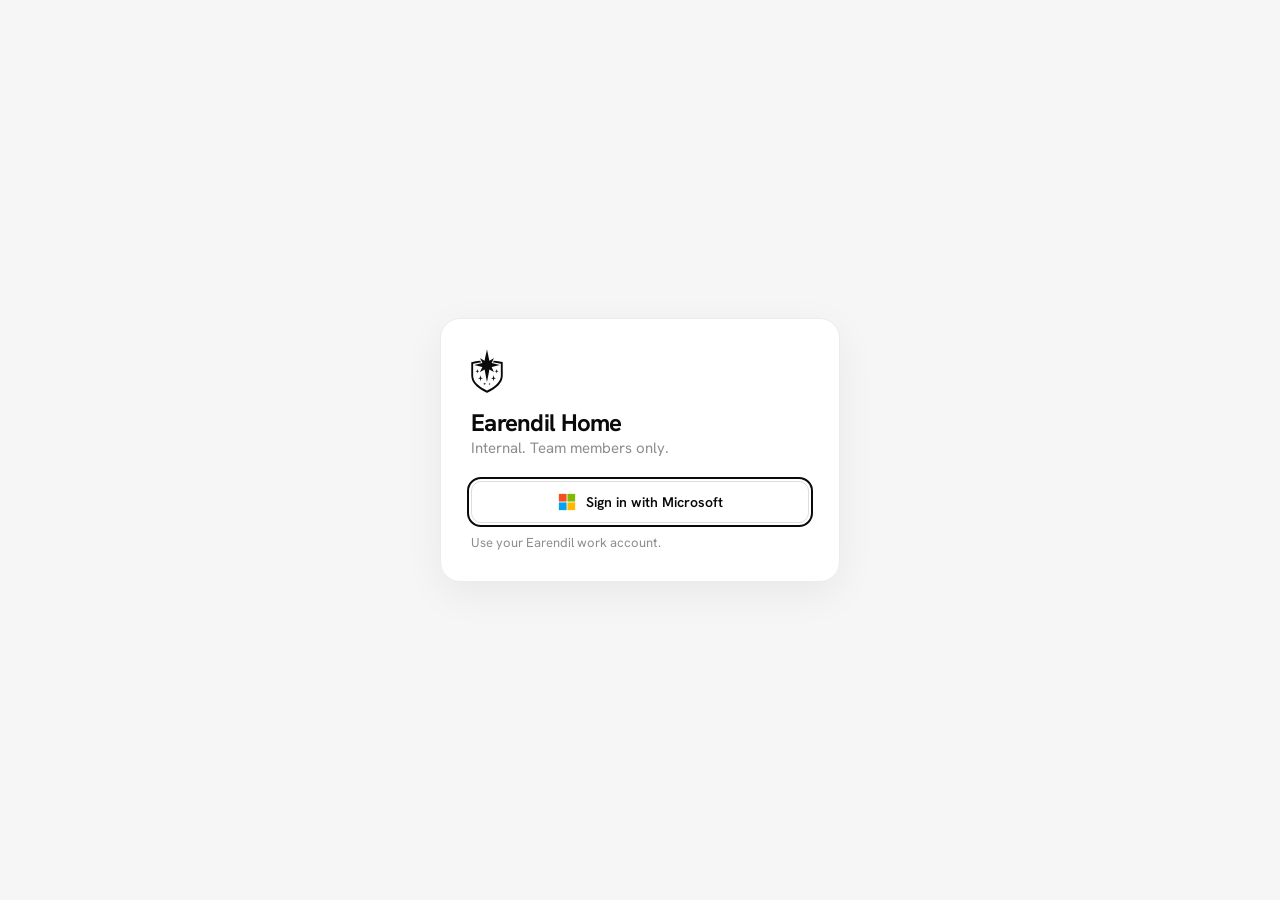
<file: index.html>
<!doctype html>
<html lang="en">
<head>
<meta charset="utf-8">
<meta name="viewport" content="width=device-width, initial-scale=1">
<meta name="robots" content="noindex, nofollow">
<meta http-equiv="Content-Security-Policy" content="default-src 'self'; script-src 'self'; style-src 'self'; img-src 'self' data: blob: https://wycqeywhtcfvexoogsei.supabase.co; font-src 'self'; connect-src 'self' https://*.supabase.co wss://*.supabase.co; object-src 'none'; base-uri 'none'; form-action 'none'">
<meta name="referrer" content="no-referrer">
<title>Earendil Home</title>
<link rel="icon" type="image/svg+xml" href="img/favicon.svg">
<link rel="preload" href="fonts/hanken-grotesk-latin-wght-normal.woff2" as="font" type="font/woff2" crossorigin>
<link rel="stylesheet" href="css/app.css">
</head>
<body>
<div id="app"><p class="boot">Loading Earendil Home…</p></div>
<div id="layer"></div>
<div id="toast" role="status" aria-live="polite"></div>
<noscript><p class="boot">Earendil Home needs JavaScript switched on.</p></noscript>
<script type="module" src="js/app.js"></script>
</body>
</html>
</file>
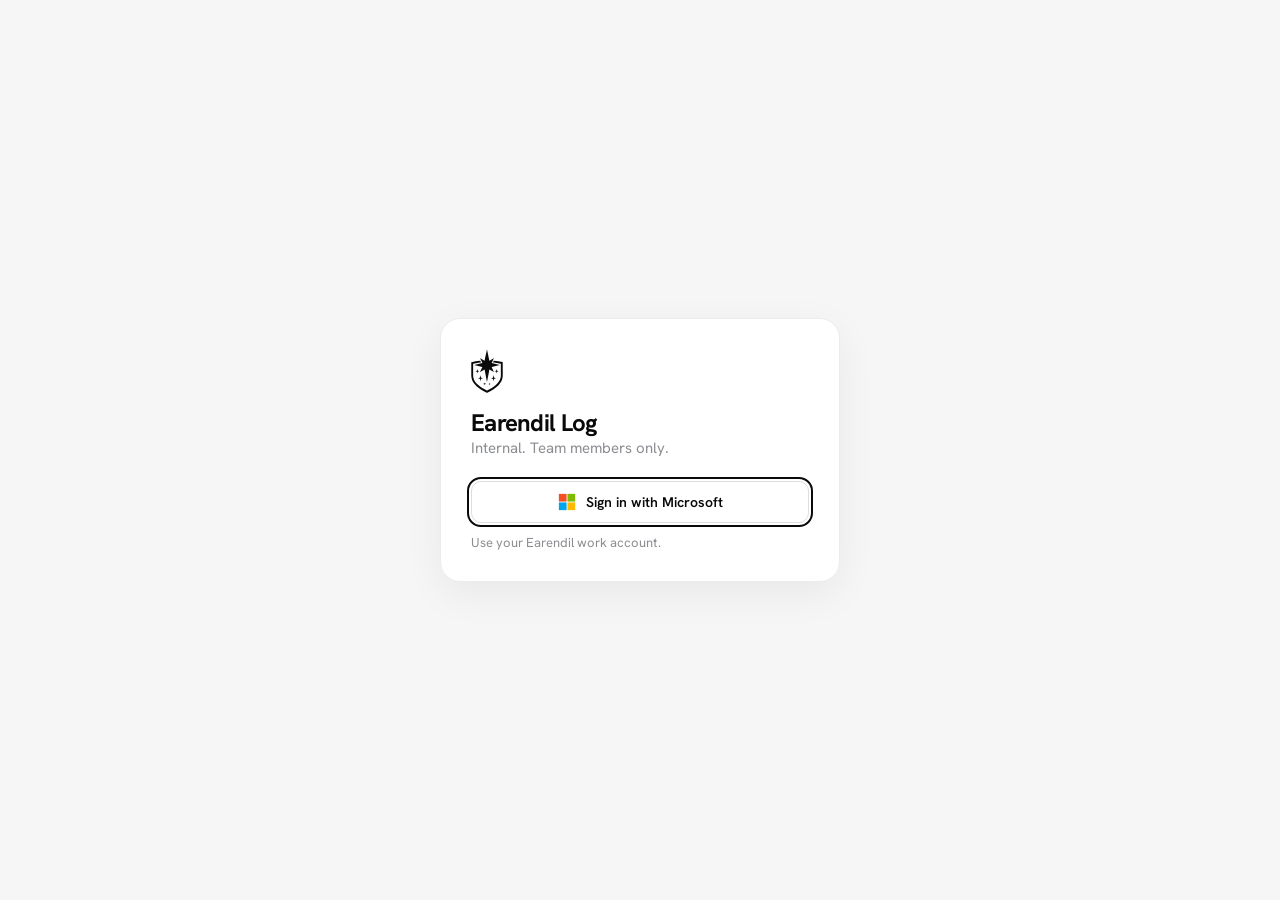
<file: log.html>
<!doctype html>
<html lang="en">
<head>
<meta charset="utf-8">
<meta name="viewport" content="width=device-width, initial-scale=1, viewport-fit=cover">
<meta name="robots" content="noindex, nofollow">
<meta http-equiv="Content-Security-Policy" content="default-src 'self'; script-src 'self'; style-src 'self'; img-src 'self' data: blob: https://wycqeywhtcfvexoogsei.supabase.co; font-src 'self'; connect-src 'self' https://*.supabase.co wss://*.supabase.co; object-src 'none'; base-uri 'none'; form-action 'none'">
<meta name="referrer" content="no-referrer">
<meta name="theme-color" content="#FFFFFF">
<meta name="apple-mobile-web-app-capable" content="yes">
<meta name="mobile-web-app-capable" content="yes">
<meta name="apple-mobile-web-app-title" content="Log">
<meta name="apple-mobile-web-app-status-bar-style" content="default">
<title>Earendil Log</title>
<link rel="manifest" href="log.webmanifest">
<link rel="icon" type="image/svg+xml" href="img/favicon.svg">
<link rel="apple-touch-icon" href="img/log-180.png">
<link rel="preload" href="fonts/hanken-grotesk-latin-wght-normal.woff2" as="font" type="font/woff2" crossorigin>
<link rel="stylesheet" href="css/app.css">
</head>
<body class="phone-body">
<div id="app"><p class="boot">Loading…</p></div>
<div id="layer"></div>
<div id="toast" role="status" aria-live="polite"></div>
<noscript><p class="boot">The Log needs JavaScript switched on.</p></noscript>
<script type="module" src="js/logapp.js"></script>
</body>
</html>
</file>
<file: css/app.css>
/* Earendil Home. A plain, quiet tool look: white ground, Hanken Grotesk, soft rounded
   cards, pill filters, and colour used only to carry meaning (deal stage,
   stalled, people). */

@font-face {
  font-family: "Hanken Grotesk"; font-style: normal; font-display: swap; font-weight: 100 900;
  src: url("../fonts/hanken-grotesk-latin-ext-wght-normal.woff2") format("woff2-variations");
  unicode-range: U+0100-02BA, U+02BD-02C5, U+02C7-02CC, U+02CE-02D7, U+02DD-02FF, U+0304, U+0308, U+0329, U+1D00-1DBF, U+1E00-1E9F, U+1EF2-1EFF, U+2020, U+20A0-20AB, U+20AD-20C0, U+2113, U+2C60-2C7F, U+A720-A7FF;
}
@font-face {
  font-family: "Hanken Grotesk"; font-style: normal; font-display: swap; font-weight: 100 900;
  src: url("../fonts/hanken-grotesk-latin-wght-normal.woff2") format("woff2-variations");
  unicode-range: U+0000-00FF, U+0131, U+0152-0153, U+02BB-02BC, U+02C6, U+02DA, U+02DC, U+0304, U+0308, U+0329, U+2000-206F, U+20AC, U+2122, U+2191, U+2193, U+2212, U+2215, U+FEFF, U+FFFD;
}

:root {
  --bg: #FFFFFF;
  --ink: #0A0A0A;
  --text-2: #55585C;
  --muted: #8B8D91;
  --faint: #B4B6BA;
  --line: #ECECEC;
  --line-2: #DEDEDE;
  --soft: #F6F6F6;
  --soft-2: #EFEFEF;

  /* meaning-carrying colours */
  --red: #E5484D;
  --grey-dot: #9A9CA0;    --grey-tint: #F5F5F5;
  --blue: #3E63DD;        --blue-tint: #F1F5FF;
  --orange: #F5A524;      --orange-tint: #FFF6EA;
  --green: #2EA567;       --green-tint: #EEF9F3;
  --purple: #8E4EC6;      --purple-tint: #F7F2FD;

  --r-s: 8px; --r-m: 12px; --r-l: 16px;
  --font: "Hanken Grotesk", system-ui, -apple-system, "Segoe UI", Arial, sans-serif;
  --gutter: clamp(16px, 3.6vw, 48px);
  color-scheme: light;
}

*, *::before, *::after { box-sizing: border-box; }
html { -webkit-text-size-adjust: 100%; }
body {
  margin: 0; background: var(--bg); color: var(--ink);
  font-family: var(--font); font-size: 15px; font-weight: 400; line-height: 1.5;
  -webkit-font-smoothing: antialiased;
}
h1, h2, h3, h4, p, ul, ol, dl, dd, figure { margin: 0; padding: 0; }
ul, ol { list-style: none; }
button, input, select, textarea { font: inherit; color: inherit; }
button { cursor: pointer; background: none; border: 0; padding: 0; text-align: inherit; }
a { color: inherit; }
img { max-width: 100%; display: block; }
[hidden] { display: none !important; }
:focus-visible { outline: 2px solid var(--ink); outline-offset: 2px; border-radius: 4px; }
.num { font-variant-numeric: tabular-nums; }
.boot { padding: 48px var(--gutter); color: var(--muted); }

/* ---------- type ---------- */
.eyebrow { font-size: 14px; font-weight: 500; color: var(--muted); }
.h1 { font-size: clamp(30px, 3.6vw, 40px); font-weight: 700; line-height: 1.1; letter-spacing: -0.03em; text-wrap: balance; }
.h2 { font-size: 22px; font-weight: 650; line-height: 1.2; letter-spacing: -0.02em; }
.h3 { font-size: 16px; font-weight: 600; line-height: 1.3; letter-spacing: -0.01em; }
.sub { color: var(--text-2); }
.muted { color: var(--muted); }
.small { font-size: 14px; }
.caps { font-size: 14px; font-weight: 600; color: var(--ink); }

/* ---------- sidebar (sections) and top bar ---------- */
.shell { display: grid; grid-template-columns: 228px minmax(0, 1fr); min-height: 100vh; }
.side {
  position: sticky; top: 0; height: 100vh; display: flex; flex-direction: column; gap: 22px;
  padding: 20px 12px 16px; border-right: 1px solid var(--line); background: #FAFAFA;
}
.main { min-width: 0; }
.brand { text-decoration: none; padding: 0 10px; display: flex; align-items: center; gap: 10px; }
.brand__logo { height: 34px; width: auto; flex: none; }
.gate__logo { height: 44px; width: auto; align-self: flex-start; margin-bottom: -6px; }
.brand__name { font-size: 16px; font-weight: 500; color: var(--text-2); line-height: 1.2; }
.brand__name b { font-weight: 650; color: var(--ink); }
.tabs-wrap { flex: 1; min-height: 0; overflow-y: auto; }
.tabs { display: flex; flex-direction: column; gap: 2px; }
.tab {
  display: flex; align-items: baseline; justify-content: space-between; gap: 10px; padding: 8px 10px;
  border-radius: var(--r-s); text-decoration: none; white-space: nowrap;
  font-size: 15px; font-weight: 500; color: var(--text-2);
}
.tab__n { font-size: 13px; font-weight: 400; color: var(--faint); }
.tab:hover { background: var(--soft-2); color: var(--ink); }
.tab[aria-current="page"] { background: #EBEBEB; color: var(--ink); font-weight: 600; }
.tab[aria-current="page"] .tab__n { color: var(--muted); }
.side__foot { padding: 0 10px; }
.side__account { display: flex; flex-direction: column; width: 100%; padding: 8px 10px; margin: 0 -10px; border-radius: var(--r-s); min-width: 0; }
.side__account:hover { background: var(--soft-2); }
.side__who { font-weight: 600; font-size: 14px; overflow: hidden; text-overflow: ellipsis; white-space: nowrap; max-width: 100%; }
.top__date { font-size: 12px; font-weight: 500; letter-spacing: 0.08em; text-transform: uppercase; color: var(--muted); white-space: nowrap; }

.notice { margin: 16px var(--gutter) 0; padding: 10px 14px; background: var(--soft); border-radius: var(--r-m); font-size: 14px; color: var(--text-2); display: flex; gap: 8px; align-items: baseline; flex-wrap: wrap; }
.notice b { font-weight: 600; color: var(--ink); }

/* Content sits against the left edge, in line with the header, at every screen width. */
.page { padding: 34px var(--gutter) 96px; max-width: 1440px; margin: 0; display: flex; flex-direction: column; gap: 28px; }
.page-head { display: flex; align-items: flex-end; justify-content: space-between; gap: 20px; flex-wrap: wrap; }
.page-head__text { display: flex; flex-direction: column; gap: 6px; min-width: 0; }
.page-head__text .sub { font-size: 16px; }
.actions { display: flex; gap: 8px; flex-wrap: wrap; align-items: center; }

/* ---------- buttons, tags ---------- */
.btn {
  display: inline-flex; align-items: center; justify-content: center; gap: 8px;
  padding: 9px 14px; border: 1px solid var(--line-2); border-radius: 10px; background: var(--bg);
  font-size: 14px; font-weight: 550; white-space: nowrap; text-decoration: none; line-height: 1.2;
}
.btn:hover { background: var(--soft); }
.btn--primary { background: var(--ink); color: #fff; border-color: var(--ink); }
.btn--primary:hover { background: #2A2A2A; border-color: #2A2A2A; }
.btn--quiet { border-color: transparent; color: var(--muted); }
.btn--quiet:hover { color: var(--ink); }
.btn--small { padding: 5px 10px; font-size: 13px; border-radius: var(--r-s); }
.btn:disabled, .btn[aria-disabled="true"] { opacity: 0.4; cursor: not-allowed; pointer-events: none; }
.link { text-decoration: underline; text-underline-offset: 3px; text-decoration-color: var(--line-2); font-weight: 500; }
.link:hover { text-decoration-color: var(--ink); }
.tag { display: inline-block; padding: 2px 9px; border: 1px solid var(--line-2); border-radius: 999px; font-size: 12px; font-weight: 500; color: var(--text-2); white-space: nowrap; line-height: 1.5; background: var(--bg); }
.tag--solid { background: var(--ink); border-color: var(--ink); color: #fff; }
.tag--grey { background: var(--soft); border-color: var(--soft); }
.sq { display: inline-block; width: 7px; height: 7px; border-radius: 50%; background: var(--ink); margin-right: 8px; transform: translateY(-1px); flex: none; }
.sq--open { background: var(--faint); }
.sq--ring { background: transparent; box-shadow: inset 0 0 0 1.5px var(--muted); }

/* ---------- panels ---------- */
.grid { display: grid; gap: 20px; grid-template-columns: repeat(12, minmax(0, 1fr)); align-items: start; }
.span-8 { grid-column: span 8; } .span-7 { grid-column: span 7; } .span-6 { grid-column: span 6; }
.span-5 { grid-column: span 5; } .span-4 { grid-column: span 4; } .span-12 { grid-column: span 12; }
.panel { border: 1px solid var(--line); border-radius: var(--r-l); background: var(--bg); display: flex; flex-direction: column; min-width: 0; }
.panel__head { display: flex; align-items: center; justify-content: space-between; gap: 12px; padding: 16px 20px 0; min-height: 46px; }
.panel__body { padding: 12px 20px 20px; display: flex; flex-direction: column; gap: 14px; flex: 1; min-width: 0; }
.panel--grey { background: var(--soft); border-color: var(--soft); }
.empty { padding: 16px 18px; background: var(--soft); border-radius: var(--r-m); color: var(--muted); display: flex; flex-direction: column; gap: 10px; align-items: flex-start; }
.empty b { color: var(--ink); font-weight: 600; }

/* mission */
.mission { padding: 4px 0 0; display: flex; flex-direction: column; gap: 14px; min-width: 0; }
.mission__line { font-size: clamp(26px, 3vw, 36px); font-weight: 700; line-height: 1.12; letter-spacing: -0.03em; text-wrap: balance; max-width: 22ch; }
.mission__tag { font-size: 17px; font-weight: 600; }
.mission__about { max-width: 68ch; color: var(--text-2); font-size: 16px; }
.facts { display: grid; grid-template-columns: repeat(auto-fit, minmax(138px, 1fr)); gap: 12px; margin-top: 8px; }
.fact { padding: 14px 16px; border: 1px solid var(--line); border-radius: 14px; display: flex; flex-direction: column; gap: 4px; }
.fact__v { font-size: 15px; font-weight: 600; line-height: 1.3; letter-spacing: -0.01em; }

/* stats: big numbers with a label under each */
.stats { display: flex; flex-wrap: wrap; gap: 14px 44px; }
.stat { display: flex; flex-direction: column; gap: 2px; min-width: 0; }
.stat__v { font-size: 30px; font-weight: 650; line-height: 1.15; letter-spacing: -0.03em; font-variant-numeric: tabular-nums; }
.stat__v--red { color: var(--red); }
.stat__note { font-size: 14px; color: var(--muted); line-height: 1.35; }
.bignum { font-size: 52px; font-weight: 700; line-height: 1; letter-spacing: -0.04em; font-variant-numeric: tabular-nums; }
.stagebar-all { display: flex; height: 8px; border-radius: 999px; overflow: hidden; background: var(--soft-2); max-width: 900px; }
.stagebar-all span { display: block; height: 100%; }

/* stage colours */
.c-lead { background: var(--grey-dot); } .c-conversation { background: var(--blue); } .c-negotiating { background: var(--orange); }
.c-signed { background: var(--green); } .c-closed { background: var(--purple); }

.stagebars { display: flex; flex-direction: column; gap: 9px; }
.stagebar { display: grid; grid-template-columns: 122px 1fr 20px; gap: 10px; align-items: center; font-size: 14px; }
.stagebar__track { height: 8px; background: var(--soft-2); border-radius: 999px; overflow: hidden; }
.stagebar__fill { height: 100%; border-radius: 999px; }

/* lists */
.rows { display: flex; flex-direction: column; }
.row { display: flex; align-items: baseline; gap: 12px; padding: 11px 0; border-top: 1px solid var(--line); min-width: 0; }
.row:first-child { border-top: 0; padding-top: 2px; }
.row:last-child { padding-bottom: 2px; }
.row__main { flex: 1; min-width: 0; }
.row__title { font-weight: 500; overflow-wrap: anywhere; }
.row__meta { font-size: 13px; color: var(--muted); }
.row__date { flex: none; width: 112px; font-size: 13px; color: var(--muted); font-variant-numeric: tabular-nums; }
.row .tag { flex: none; align-self: center; }
.two-col { display: grid; grid-template-columns: repeat(2, minmax(0, 1fr)); gap: 18px 36px; align-items: start; }
.rowbtn { display: block; width: 100%; }
.rowbtn:hover .row__title { text-decoration: underline; text-underline-offset: 3px; text-decoration-color: var(--line-2); }
.check { flex: none; width: 19px; height: 19px; border: 1.5px solid var(--faint); border-radius: 50%; display: grid; place-items: center; transform: translateY(4px); background: var(--bg); }
.check:hover { border-color: var(--ink); }
.check[aria-checked="true"] { background: var(--ink); border-color: var(--ink); }
.check[aria-checked="true"]::after { content: ""; width: 9px; height: 5px; border-left: 2px solid #fff; border-bottom: 2px solid #fff; transform: rotate(-45deg) translate(1px, -1px); }
.check[aria-checked="mixed"]::after { content: ""; width: 7px; height: 7px; border-radius: 50%; background: var(--orange); }
.done .row__title { color: var(--muted); text-decoration: line-through; }

.progress { height: 8px; background: var(--soft-2); border-radius: 999px; overflow: hidden; }
.progress__fill { height: 100%; background: var(--ink); border-radius: 999px; max-width: 100%; }
.goal { display: flex; flex-direction: column; gap: 7px; padding: 12px 0; border-top: 1px solid var(--line); }
.goal:first-child { border-top: 0; padding-top: 2px; }
.goal__top { display: flex; justify-content: space-between; gap: 12px; align-items: baseline; }

/* products */
.prod-rows { display: flex; flex-direction: column; }
.prod-row { display: grid; grid-template-columns: 120px 1fr; gap: 18px; padding: 16px 0; border-top: 1px solid var(--line); }
.prod-row:first-child { border-top: 0; padding-top: 2px; }
.prod-row > .caps { color: var(--muted); font-weight: 500; }
.prod-list { display: grid; grid-template-columns: repeat(auto-fill, minmax(230px, 1fr)); gap: 14px 24px; }
.prod__name { font-weight: 600; }

/* people */
.cards { display: grid; grid-template-columns: repeat(auto-fill, minmax(290px, 1fr)); gap: 18px; }
.card { border: 1px solid var(--line); border-radius: var(--r-l); background: var(--bg); display: flex; flex-direction: column; min-width: 0; text-align: left; width: 100%; transition: border-color 0.12s, box-shadow 0.12s; }
button.card:hover, a.card:hover { border-color: var(--ink); }
.card__top { display: flex; gap: 12px; align-items: center; padding: 18px 20px 14px; }
.avatar { width: 42px; height: 42px; border-radius: 50%; background: var(--ink); color: #fff; display: grid; place-items: center; font-weight: 600; font-size: 15px; flex: none; letter-spacing: 0.01em; }
.avatar--s { width: 24px; height: 24px; font-size: 10px; }
.avatar--l { width: 56px; height: 56px; font-size: 20px; }
.lavatar { width: 34px; height: 34px; border-radius: 9px; display: grid; place-items: center; font-weight: 600; font-size: 15px; flex: none; }
.card__body { padding: 0 20px 16px; display: flex; flex-direction: column; gap: 5px; flex: 1; }
.card__foot { display: flex; gap: 14px; flex-wrap: wrap; padding: 12px 20px; border-top: 1px solid var(--line); font-size: 13px; color: var(--muted); }

/* org tree */
/* Corporate structure: a top-down chart. Each list is a row of boxes; the lines are drawn with borders. */
.org-wrap { overflow-x: auto; padding: 6px 0 4px; }
.org, .org ul { display: flex; justify-content: center; gap: 0; margin: 0; padding: 0; list-style: none; }
.org { gap: 16px; min-width: max-content; }
.org li { display: flex; flex-direction: column; align-items: center; position: relative; }
.org ul { position: relative; padding-top: 22px; }
.org ul::before { content: ""; position: absolute; top: 0; left: 50%; height: 22px; border-left: 1px solid var(--line-2); }
.org ul li { padding: 22px 6px 0; }
.org ul li::before, .org ul li::after { content: ""; position: absolute; top: 0; width: 50%; height: 22px; border-top: 1px solid var(--line-2); }
.org ul li::before { right: 50%; }
.org ul li::after { left: 50%; border-left: 1px solid var(--line-2); }
.org ul li:first-child::before, .org ul li:last-child::after { border-top: 0; }
.onode { display: flex; flex-direction: column; align-items: center; gap: 3px; width: 150px; min-height: 106px; padding: 14px 10px 13px; border: 1px solid var(--line); border-radius: 14px; background: var(--bg); text-align: center; line-height: 1.3; transition: border-color 0.12s; }
.onode:hover { border-color: var(--ink); }
.onode .avatar { margin-bottom: 6px; }
.onode b { font-weight: 600; }
.onode__title { font-size: 13px; color: var(--muted); }
/* The list of each person under the chart. */
.prows { display: flex; flex-direction: column; margin: 0; padding: 0; list-style: none; }
.prows li + li { border-top: 1px solid var(--line); }
.prow { display: grid; grid-template-columns: 42px minmax(150px, 220px) minmax(0, 1fr) minmax(110px, 200px) 84px 56px; align-items: center; column-gap: 16px; width: 100%; padding: 12px 0; text-align: left; min-width: 0; }
.prows li:last-child .prow { padding-bottom: 2px; }
.prow:hover b { text-decoration: underline; text-underline-offset: 3px; text-decoration-color: var(--line-2); }
.prow--head { padding: 0 0 8px; border-bottom: 1px solid var(--line); font-size: 12px; font-weight: 500; color: var(--muted); }
.prow .num { text-align: right; font-variant-numeric: tabular-nums; }
.prow__who { display: flex; flex-direction: column; min-width: 0; }
.prow__who b { font-weight: 600; }
.prow__cell { min-width: 0; color: var(--text-2); font-size: 14px; overflow-wrap: anywhere; }
.prow__cell--none { color: var(--faint); }
.prow__where { display: inline-flex; align-items: baseline; gap: 6px; }
@media (max-width: 860px) {
  .prow--head { display: none; }
  .prow { grid-template-columns: 42px minmax(0, 1fr); row-gap: 3px; }
  .prows li:first-child .prow { padding-top: 2px; }
  .prow__cell { grid-column: 2; display: flex; gap: 10px; }
  .prow__cell::before { content: attr(data-label); flex: none; width: 84px; color: var(--muted); font-size: 13px; }
  .prow .num { text-align: left; }
}
/* Deals & Tasks: a box per deal or project; inside a box, its tasks and their subtasks. */
.wboxes { display: grid; grid-template-columns: repeat(2, minmax(0, 1fr)); grid-auto-rows: minmax(370px, calc((100vh - 168px) / 2)); gap: 20px; }
.page--boxes { padding-bottom: 28px; max-width: none; }
.wbox { display: flex; flex-direction: column; gap: 6px; padding: 24px 28px 22px; border: 1px solid var(--line-2); border-radius: var(--r-l); background: var(--bg); color: inherit; min-width: 0; overflow: hidden; cursor: pointer; transition: border-color 0.12s, box-shadow 0.12s; }
.wbox:hover { border-color: var(--faint); box-shadow: 0 6px 20px rgba(0, 0, 0, 0.06); }
.wbox--quiet { border-color: color-mix(in srgb, var(--red) 35%, var(--line-2)); }
.wbox__top { display: flex; justify-content: space-between; align-items: center; gap: 10px; font-size: 14px; color: var(--muted); }
.wbox__kind { display: inline-flex; align-items: center; gap: 8px; font-weight: 500; }
.wbox__kind .dot, .wbox__kind .pmark { margin: 0; }
.wbox__name { font-size: 24px; margin-top: 2px; font-weight: 650; line-height: 1.25; letter-spacing: -0.01em; color: inherit; text-decoration: none; overflow: hidden; display: -webkit-box; -webkit-line-clamp: 2; -webkit-box-orient: vertical; }
.wbox:hover .wbox__name { text-decoration: underline; text-underline-offset: 4px; text-decoration-color: var(--line-2); }
.wbox__sub { font-size: 14.5px; color: var(--muted); white-space: nowrap; overflow: hidden; text-overflow: ellipsis; }
.wbox__sub:empty { display: none; }
/* The middle takes whatever height is left; the head and the foot always show. */
.wbox__body { flex: 1; min-height: 0; display: grid; grid-template-columns: minmax(0, 1fr); gap: 26px; margin-top: 12px; overflow: hidden; }
.wbox--doc .wbox__body { grid-template-columns: minmax(0, 1fr) minmax(180px, 36%); }
.wbox__main { display: flex; flex-direction: column; gap: 14px; min-width: 0; min-height: 0; }
.wbox__sum { margin: 0; font-size: 15px; line-height: 1.5; color: var(--text-2); overflow: hidden; display: -webkit-box; -webkit-line-clamp: 4; -webkit-box-orient: vertical; flex: none; }
.wbox:not(.wbox--doc) .wbox__sum { max-width: 68ch; }
.wbox__tasks { flex: none; padding: 4px 14px; border-radius: var(--r-m); background: var(--soft); }
.wbox__tasks ul { margin: 0; padding: 0; list-style: none; }
.wbox__task { display: flex; align-items: flex-start; gap: 11px; padding: 9px 0; }
.wbox__task + .wbox__task { border-top: 1px solid var(--line); }
.wbox__task .check { transform: translateY(2px); }
.wbox__tt { flex: 1; min-width: 0; }
.wbox__ttitle { font-size: 15px; font-weight: 500; line-height: 1.4; overflow: hidden; display: -webkit-box; -webkit-line-clamp: 2; -webkit-box-orient: vertical; }
.wbox__task + .wbox__task .wbox__ttitle { -webkit-line-clamp: 1; font-weight: 400; color: var(--text-2); }
.wbox__tmeta, .wbox__moret { font-size: 13px; color: var(--muted); }
.wbox__moret { padding: 0 0 9px 30px; }
.wbox__tasks--none { display: flex; justify-content: space-between; align-items: center; gap: 10px; padding: 12px 14px; font-size: 14.5px; color: var(--muted); }
.wbox .next { font-size: 11px; vertical-align: 1px; }
.wbox__doc { display: flex; flex-direction: column; gap: 8px; min-width: 0; min-height: 0; }
.wbox__thumb { display: block; flex: 0 1 auto; min-height: 0; border: 1px solid var(--line); border-radius: var(--r-m); overflow: hidden; background: var(--soft); aspect-ratio: 16 / 9; }
.wbox__thumb img { display: block; width: 100%; height: 100%; object-fit: cover; object-position: top center; }
.wbox__dtext { display: flex; flex-direction: column; min-width: 0; flex: none; }
.wbox__dtitle { font-size: 13.5px; font-weight: 500; white-space: nowrap; overflow: hidden; text-overflow: ellipsis; }
.wbox__dmeta { font-size: 13px; color: var(--muted); }
.wbox__foot { display: flex; align-items: center; gap: 8px 18px; flex: none; margin-top: 12px; padding-top: 14px; border-top: 1px solid var(--line); font-size: 14px; color: var(--text-2); }
.wbox__who { display: inline-flex; align-items: center; gap: 8px; min-width: 0; white-space: nowrap; }
.wbox__who--c { color: var(--muted); overflow: hidden; text-overflow: ellipsis; flex: 0 1 auto; display: inline-block; }
.wbox__avs { display: inline-flex; }
.wbox__avs .avatar + .avatar { margin-left: -7px; box-shadow: 0 0 0 2px var(--bg); }
.wbox__foot .meter { flex: 1 0 150px; margin: 0 0 0 auto; max-width: 300px; }
.wbox--new { align-items: center; justify-content: center; gap: 14px; border-style: dashed; cursor: default; }
.wbox--new:hover { border-color: var(--line-2); box-shadow: none; }
.wbox__newt { font-size: 17px; font-weight: 500; color: var(--muted); }
.wbox__newb { display: flex; gap: 8px; }
/* On a short screen the box keeps what is acted on (the tasks) and lets the reading go first. */
.wbox--busy .wbox__sum { -webkit-line-clamp: 2; }
.wbox--full .wbox__sum { display: none; }
@media (min-height: 1080px) { .wbox--full .wbox__sum { display: -webkit-box; } }
@media (max-height: 900px) { .wbox__sum { -webkit-line-clamp: 2; } .wbox--busy .wbox__sum { display: none; } }
.meter { display: flex; align-items: center; gap: 12px; }
.meter__bar { flex: 1; height: 6px; border-radius: 3px; background: var(--soft-2); overflow: hidden; }
.meter__bar > span { display: block; height: 100%; border-radius: 3px; background: var(--ink); }
.meter__n { flex: none; font-size: 13px; color: var(--muted); }
.wbox .meter__bar { height: 6px; }
.wbox .meter__n { font-size: 13.5px; }
@media (max-width: 1180px) {
  .wbox--doc .wbox__body { grid-template-columns: minmax(0, 1fr); }
  .wbox__doc { display: none; }
}
@media (max-width: 860px) {
  .wboxes { grid-template-columns: minmax(0, 1fr); grid-auto-rows: auto; }
  .wbox { padding: 20px; }
  .wbox__name { font-size: 21px; }
  .wbox--new { display: none; }
}
.winside { display: grid; grid-template-columns: minmax(0, 1.25fr) minmax(320px, 1fr); gap: 20px; align-items: start; }
.winside__main { display: flex; flex-direction: column; gap: 14px; min-width: 0; }
.winside__main > .meter { max-width: 520px; }
.winside__main .panel { margin-top: 8px; }
.winside__side { display: flex; flex-direction: column; gap: 16px; min-width: 0; }
.gath .panel__body { gap: 10px; }
.gath__add { align-self: flex-start; margin: 0; padding: 5px 26px 5px 12px; border: 1px dashed var(--line-2); border-radius: 999px; font-size: 14px; font-weight: 500; background-position: right 10px center; max-width: 100%; }
.grow { align-items: center; gap: 10px; }
.gdocs { display: flex; flex-direction: column; gap: 10px; margin: 0; padding: 0; list-style: none; }
.gdoc { display: flex; align-items: center; gap: 10px; min-width: 0; }
.gdoc__link { display: flex; align-items: center; gap: 14px; flex: 1; min-width: 0; text-decoration: none; color: inherit; }
.gdoc__thumb { flex: none; width: 112px; aspect-ratio: 16 / 10; border: 1px solid var(--line); border-radius: 8px; overflow: hidden; background: var(--soft); }
.gdoc__thumb img { width: 100%; height: 100%; object-fit: cover; object-position: top center; display: block; }
.gdoc__text { display: flex; flex-direction: column; min-width: 0; }
.gdoc__title { font-weight: 500; overflow-wrap: anywhere; }
.gdoc__link:hover .gdoc__title { text-decoration: underline; text-underline-offset: 3px; text-decoration-color: var(--line-2); }
@media (max-width: 1100px) {
  .winside { grid-template-columns: minmax(0, 1fr); }
}
.crumbs .dot, .crumbs .pmark { margin-right: 10px; vertical-align: 3px; }
.tkrows { display: flex; flex-direction: column; margin: 0; padding: 0; list-style: none; }
.tkrow { border-top: 1px solid var(--line); padding: 4px 0; }
.tkrow:first-child { border-top: 0; }
.tkrow__line { border-top: 0; align-items: baseline; }
.tkrow__line .row__title { font-weight: 500; }
.tkrow__n { flex: none; font-size: 13px; color: var(--muted); }
.tkrow__line .bar { align-self: center; }
@media (max-width: 640px) { .tkrow__line .bar { display: none; } }
.subs { margin: 0 0 6px 31px; padding-left: 14px; border-left: 1px solid var(--line-2); }
.subs .row { padding: 6px 0; border-top: 0; }
.subs .check { width: 16px; height: 16px; }
.subs .row__title { font-weight: 400; font-size: 14px; }
.subs .quickadd { border-top: 0; padding: 4px 0 4px 2px; font-size: 14px; }
.subs .quickadd input { font-size: 14px; }
.person-chip { display: inline-flex; align-items: center; gap: 8px; padding: 4px 12px 4px 4px; border: 1px solid var(--line); border-radius: 999px; font-weight: 500; font-size: 14px; background: var(--bg); }
.person-chip:hover { border-color: var(--ink); }

/* segmented control */
.seg, .stage-pick { display: inline-flex; padding: 3px; background: var(--soft-2); border-radius: 10px; gap: 2px; }
.seg button, .stage-pick button { padding: 6px 12px; font-size: 14px; font-weight: 500; color: var(--text-2); border-radius: 7px; text-align: center; line-height: 1.25; }
.seg button:hover, .stage-pick button:hover { color: var(--ink); }
.seg button[aria-pressed="true"], .stage-pick button[aria-pressed="true"] { background: var(--bg); color: var(--ink); font-weight: 600; box-shadow: 0 1px 2px rgba(0, 0, 0, 0.08); }
.stage-pick { display: grid; grid-template-columns: repeat(5, 1fr); }
.stage-pick button { padding: 7px 4px; font-size: 13px; }
.stage-pick--3 { grid-template-columns: repeat(3, 1fr); }
/* How far along a project is. */
.bar { flex: none; display: inline-block; width: 64px; height: 6px; border-radius: 3px; background: var(--soft-2); overflow: hidden; }
.bar > span { display: block; height: 100%; border-radius: 3px; background: var(--ink); }
.drawer .bar { display: block; width: 100%; }
.prow__n { flex: none; font-size: 13px; color: var(--muted); }
.wrow.done .arow__title { color: var(--muted); }
.wrow > .dot, .wrow > .pmark { margin-right: 0; align-self: center; flex: none; }
/* A project's mark: a small open square, where a deal has its stage dot. */
.pmark { display: inline-block; width: 8px; height: 8px; border-radius: 2px; box-shadow: inset 0 0 0 1.5px var(--muted); flex: none; }
.row__title > .dot, .row__title > .pmark { margin-right: 8px; }
/* The label a task carries: the deal or project it belongs to. */
.wtag { display: inline-flex; align-items: center; gap: 6px; max-width: 100%; padding: 2px 9px 2px 8px; border-radius: 999px; background: var(--soft-2); color: var(--text-2); font-size: 12.5px; font-weight: 500; line-height: 1.5; }
.wtag:hover { color: var(--ink); background: var(--line); }
.wtag > span:last-child { overflow: hidden; text-overflow: ellipsis; white-space: nowrap; }
.wtag .dot, .wtag .pmark { margin: 0; width: 7px; height: 7px; }
/* A task row whose middle holds a title button and a line with its tag. */
.arow__main--row { cursor: pointer; }
.arow__go { display: block; max-width: 100%; text-align: left; overflow-wrap: anywhere; }
.arow__main--row:hover .arow__go { text-decoration: underline; text-underline-offset: 3px; text-decoration-color: var(--line-2); }
.arow__sub { display: flex; flex-wrap: wrap; align-items: center; gap: 4px 8px; margin-top: 4px; font-size: 13px; color: var(--muted); min-width: 0; }
.arow__sub > span:empty { display: none; }
/* The first open task of a deal or project. */
.next { display: inline-block; margin-right: 8px; padding: 0 6px; border-radius: 5px; background: var(--ink); color: #fff; font-size: 11px; font-weight: 600; letter-spacing: 0.02em; line-height: 1.7; vertical-align: 1px; }
.sec__head .actions { flex-wrap: wrap; justify-content: flex-end; }

/* deals board */
.board-wrap { overflow-x: auto; margin: 0 calc(var(--gutter) * -1); padding: 0 var(--gutter) 6px; }
.board { display: grid; grid-template-columns: repeat(5, minmax(200px, 1fr)); gap: 12px; min-width: 1050px; align-items: start; }
.col { border-radius: var(--r-l); background: var(--grey-tint); display: flex; flex-direction: column; min-height: 220px; padding: 6px; }
.col--conversation { background: var(--blue-tint); } .col--negotiating { background: var(--orange-tint); }
.col--signed { background: var(--green-tint); } .col--closed { background: var(--purple-tint); }
.col__head { display: flex; flex-wrap: wrap; justify-content: space-between; align-items: center; gap: 2px 8px; padding: 10px 10px 8px; }
.col__title { display: inline-flex; align-items: center; gap: 8px; font-size: 14px; font-weight: 600; white-space: nowrap; }
.dot { display: inline-block; width: 8px; height: 8px; border-radius: 50%; flex: none; margin-right: 8px; }
.col__title .dot { margin-right: 0; }
.col__add { order: 2; margin-left: auto; }
.col__sum { order: 3; flex: 0 0 100%; padding-left: 16px; font-size: 13px; }
.col__add { width: 24px; height: 24px; border-radius: 7px; display: grid; place-items: center; font-size: 18px; line-height: 1; color: var(--muted); }
.col__add:hover { background: rgba(0, 0, 0, 0.07); color: var(--ink); }
.deal__next { font-size: 13px; line-height: 1.4; color: var(--text-2); overflow: hidden; display: -webkit-box; -webkit-line-clamp: 2; -webkit-box-orient: vertical; overflow-wrap: anywhere; }
.deal__next.muted { color: var(--faint); }
.col__title .n { color: var(--muted); font-weight: 400; }
.col__sum { font-weight: 600; white-space: nowrap; }
.col__body { padding: 4px; display: flex; flex-direction: column; gap: 10px; flex: 1; }
.col.is-over { outline: 2px solid var(--ink); outline-offset: -2px; }
.deal { border: 1px solid rgba(0, 0, 0, 0.05); border-radius: var(--r-m); background: var(--bg); padding: 13px 14px 12px; display: flex; flex-direction: column; gap: 10px; width: 100%; cursor: grab; box-shadow: 0 1px 2px rgba(0, 0, 0, 0.04); }
.deal:hover { border-color: rgba(0, 0, 0, 0.25); }
.deal__top { display: flex; gap: 11px; align-items: flex-start; }
.deal__name { font-weight: 600; font-size: 15px; line-height: 1.3; overflow-wrap: anywhere; letter-spacing: -0.01em; }
.deal__meta { font-size: 13px; color: var(--muted); line-height: 1.35; margin-top: 2px; }
.deal__foot { display: flex; justify-content: space-between; align-items: center; gap: 8px; font-size: 13px; min-height: 24px; }
.deal__left { display: inline-flex; align-items: center; gap: 9px; min-width: 0; }
.deal__size { font-weight: 600; font-size: 14px; white-space: nowrap; margin-top: 6px; }
.stalled { color: var(--red); font-weight: 500; white-space: nowrap; display: inline-flex; align-items: center; gap: 6px; }
.stalled::before { content: ""; width: 7px; height: 7px; border-radius: 50%; background: var(--red); }
.col__none { color: var(--faint); font-size: 14px; padding: 6px 8px; }

/* tables */
.table-wrap { overflow-x: auto; }
table { border-collapse: collapse; width: 100%; font-size: 15px; }
th { text-align: left; font-size: 13px; font-weight: 500; color: var(--muted); padding: 10px 14px 10px 0; border-bottom: 1.5px solid var(--ink); white-space: nowrap; }
td { padding: 13px 14px 13px 0; border-bottom: 1px solid var(--line); vertical-align: top; }
tbody tr.clickable:hover td { background: var(--soft); cursor: pointer; }
tbody tr.clickable td:first-child, thead th:first-child { padding-left: 8px; }
td.tight, th.tight { width: 1%; white-space: nowrap; }
td .name { font-weight: 600; }
td input[type="checkbox"], th input[type="checkbox"] { width: 16px; height: 16px; accent-color: #0A0A0A; display: block; margin-top: 3px; }
.filters { display: flex; gap: 8px; flex-wrap: wrap; align-items: center; }
.filter { padding: 6px 13px; border: 1px solid var(--line-2); border-radius: 999px; font-size: 14px; font-weight: 500; display: inline-flex; gap: 7px; align-items: baseline; background: var(--bg); }
.filter span { color: var(--muted); font-weight: 400; }
.filter:hover { border-color: var(--ink); }
.filter[aria-pressed="true"] { background: var(--ink); color: #fff; border-color: var(--ink); }
.filter[aria-pressed="true"] span { color: #fff; opacity: 0.6; }
.search { flex: 1 1 240px; max-width: 340px; margin-left: auto; }
.selbar { position: sticky; bottom: 16px; display: flex; align-items: center; justify-content: space-between; gap: 14px; flex-wrap: wrap; padding: 12px 14px 12px 20px; background: var(--ink); color: #fff; border-radius: 14px; box-shadow: 0 10px 30px rgba(0, 0, 0, 0.18); }
.selbar .btn { background: transparent; color: #fff; border-color: rgba(255, 255, 255, 0.3); }
.selbar .btn:hover { background: #fff; color: var(--ink); }

/* forms */
.input, .select, .textarea { width: 100%; padding: 9px 12px; border: 1px solid var(--line-2); border-radius: 10px; background: var(--bg); font-size: 15px; }
.input:focus, .select:focus, .textarea:focus { outline: none; border-color: var(--ink); box-shadow: 0 0 0 3px rgba(10, 10, 10, 0.08); }
.textarea { min-height: 84px; resize: vertical; line-height: 1.45; }
.input::placeholder, .textarea::placeholder { color: var(--faint); }
.field { display: flex; flex-direction: column; gap: 6px; min-width: 0; }
.field__label { font-size: 13px; font-weight: 500; color: var(--text-2); }
.field__hint { font-size: 13px; color: var(--muted); }
.form { display: grid; grid-template-columns: repeat(2, minmax(0, 1fr)); gap: 16px 16px; }
.form .wide { grid-column: 1 / -1; }
.picks { border: 1px solid var(--line-2); border-radius: 10px; background: var(--bg); max-height: 168px; overflow-y: auto; padding: 6px 12px; display: flex; flex-direction: column; }
.tick { display: flex; gap: 10px; align-items: center; padding: 4px 0; font-size: 15px; }
.tick input, .tick__all { width: 16px; height: 16px; accent-color: #0A0A0A; flex: none; }
.picks--groups { max-height: 264px; padding: 4px 12px; }
.pgroup + .pgroup { border-top: 1px solid var(--line); }
.pgroup__head { display: flex; gap: 10px; align-items: center; padding: 8px 0; cursor: pointer; list-style: none; font-size: 15px; font-weight: 600; }
.pgroup__head::-webkit-details-marker { display: none; }
.pgroup__head::after { content: ""; width: 7px; height: 7px; margin: 0 4px 3px 0; border-right: 1.5px solid var(--muted); border-bottom: 1.5px solid var(--muted); transform: rotate(45deg); transition: transform .15s; }
.pgroup[open] > .pgroup__head::after { transform: rotate(-135deg); margin-bottom: -3px; }
.pgroup__name { flex: 1; min-width: 0; }
.pgroup__count { color: var(--muted); font-size: 13px; font-weight: 500; }
.pgroup__body { padding: 0 0 8px 26px; display: flex; flex-direction: column; }
.form-error { grid-column: 1 / -1; padding: 10px 14px; background: #FDECEC; color: #B4232A; border-radius: 10px; font-weight: 500; font-size: 14px; }

/* drawer and dialog */
.scrim { position: fixed; inset: 0; background: rgba(10, 10, 10, 0.32); z-index: 40; display: flex; justify-content: flex-end; }
.scrim--center { justify-content: center; align-items: flex-start; padding: 6vh 16px; overflow-y: auto; z-index: 60; }
.drawer { width: min(600px, 100%); height: 100%; background: var(--bg); display: flex; flex-direction: column; box-shadow: -18px 0 50px rgba(0, 0, 0, 0.12); }
.drawer__head { display: flex; justify-content: space-between; align-items: flex-start; gap: 14px; padding: 22px 26px 18px; border-bottom: 1px solid var(--line); }
.drawer__body { padding: 22px 26px 44px; overflow-y: auto; display: flex; flex-direction: column; gap: 26px; flex: 1; }
.dialog { width: min(660px, 100%); background: var(--bg); border-radius: 18px; display: flex; flex-direction: column; box-shadow: 0 24px 70px rgba(0, 0, 0, 0.22); overflow: hidden; }
.dialog__head { display: flex; justify-content: space-between; align-items: center; gap: 14px; padding: 18px 22px 6px; }
.dialog__head .h3 { font-size: 18px; }
.dialog__body { padding: 14px 22px 20px; }
.dialog__foot { display: flex; justify-content: space-between; gap: 12px; flex-wrap: wrap; padding: 14px 22px; border-top: 1px solid var(--line); }
.x { width: 32px; height: 32px; border-radius: 8px; display: grid; place-items: center; font-size: 20px; line-height: 1; flex: none; color: var(--muted); }
.x:hover { background: var(--soft); color: var(--ink); }
.block { display: flex; flex-direction: column; gap: 10px; min-width: 0; }
.kv { display: grid; grid-template-columns: 128px 1fr; gap: 10px 16px; }
.kv dt { font-size: 14px; color: var(--muted); padding-top: 1px; }
.kv dd { min-width: 0; overflow-wrap: anywhere; }
.prose { white-space: pre-wrap; overflow-wrap: anywhere; }
.confirm { padding: 12px 14px; background: var(--orange-tint); border-radius: var(--r-m); display: flex; justify-content: space-between; align-items: flex-start; gap: 12px; font-size: 14px; }
.confirm__text { display: flex; flex-direction: column; gap: 3px; min-width: 0; }
.confirm .btn { background: transparent; border-color: rgba(0, 0, 0, 0.18); flex: none; }
.confirm .caps { font-size: 13px; }
.note { padding: 11px 0; border-top: 1px solid var(--line); }
.note:first-child { border-top: 0; padding-top: 2px; }

/* sign-in */
.gate { min-height: 100vh; display: grid; place-items: center; padding: 32px 16px; background: var(--soft); }
.gate__box { width: min(400px, 100%); border: 1px solid var(--line); border-radius: 20px; background: var(--bg); padding: 30px 30px 28px; display: flex; flex-direction: column; gap: 22px; box-shadow: 0 12px 40px rgba(0, 0, 0, 0.06); }
.gate__title { font-size: 24px; font-weight: 700; letter-spacing: -0.03em; line-height: 1.15; }
.gate__body { display: flex; flex-direction: column; gap: 16px; }
.gate__body form .btn { margin-top: 4px; padding: 11px 14px; }
.gate__ms { display: flex; align-items: center; justify-content: center; gap: 10px; width: 100%; padding: 11px 14px; font-weight: 600; }
/* The words sit inside the boxes; the labels stay for screen readers and password managers. */
.gate .field { position: relative; }
.gate .field__label { position: absolute; width: 1px; height: 1px; overflow: hidden; clip-path: inset(50%); white-space: nowrap; }

#toast { display: flex; align-items: center; gap: 16px; position: fixed; left: 50%; bottom: 26px; transform: translateX(-50%); z-index: 80; background: var(--ink); color: #fff; padding: 10px 16px; font-weight: 500; font-size: 14px; border-radius: 10px; max-width: calc(100vw - 32px); box-shadow: 0 10px 30px rgba(0, 0, 0, 0.2); }
#toast:empty { display: none; }

/* ---------- narrow screens ---------- */
@media (max-width: 1240px) {
  .span-8, .span-7, .span-6, .span-5, .span-4 { grid-column: span 12; }
}
/* Narrow screens: the sidebar folds into a strip across the top. */
@media (max-width: 860px) {
  .shell { display: block; }
  .side { position: static; height: auto; flex-direction: row; flex-wrap: wrap; align-items: center; justify-content: space-between; gap: 10px 16px; padding: 12px var(--gutter) 0; border-right: 0; border-bottom: 1px solid var(--line); background: var(--bg); }
  .brand, .side__foot { padding: 0; }
  .brand__logo { height: 28px; width: auto; }
  .tabs-wrap { order: 3; flex: 0 0 100%; overflow-x: auto; overflow-y: hidden; scrollbar-width: none; }
  .tabs-wrap::-webkit-scrollbar { display: none; }
  .tabs { flex-direction: row; gap: 4px; min-width: max-content; padding-bottom: 10px; }
  .tab { padding: 7px 12px; gap: 7px; }
  .side__account { margin: 0; padding: 4px 0; width: auto; max-width: 46vw; }
  .side__account .muted { display: none; }
  .page { padding-top: 26px; }
}
@media (max-width: 640px) {
  .form { grid-template-columns: 1fr; }
  .prod-row { grid-template-columns: 1fr; gap: 8px; }
  .kv { grid-template-columns: 1fr; gap: 2px 0; }
  .kv dd { padding-bottom: 8px; }
  .two-col { grid-template-columns: 1fr; }
  .row:has(> .row__date) { flex-wrap: wrap; row-gap: 2px; }
  .row__date { width: 100%; }
  .stats { gap: 14px 28px; }
  .search { max-width: none; margin-left: 0; }
  .drawer__head, .drawer__body { padding-left: 18px; padding-right: 18px; }
  .scrim--center { padding: 0; }
  .dialog { min-height: 100vh; border-radius: 0; }
}
@media (prefers-reduced-motion: no-preference) {
  .drawer { animation: slide 0.18s ease-out; }
  @keyframes slide { from { transform: translateX(24px); opacity: 0; } to { transform: none; opacity: 1; } }
}

/* ---------- home: sections without boxes, rows with one action each ---------- */
.missionline { text-align: left; font-size: 16px; color: var(--text-2); }
.missionline:hover { color: var(--ink); text-decoration: underline; text-underline-offset: 3px; text-decoration-color: var(--line-2); }
.sec { display: flex; flex-direction: column; min-width: 0; }
.sec__head { display: flex; justify-content: space-between; align-items: center; gap: 12px; min-height: 30px; margin-bottom: 4px; }
.sec__title { font-size: 14px; font-weight: 500; color: var(--muted); }
.arow { display: flex; align-items: center; gap: 12px; padding: 11px 0; border-top: 1px solid var(--line); min-width: 0; }
.arow:first-child { border-top: 0; }
.arow__main { flex: 1; min-width: 0; text-align: left; }
.arow__title { font-weight: 500; overflow-wrap: anywhere; }
.arow__text { font-size: 13px; color: var(--muted); overflow: hidden; text-overflow: ellipsis; display: -webkit-box; -webkit-line-clamp: 2; -webkit-box-orient: vertical; }
button.arow__main:hover .arow__title { text-decoration: underline; text-underline-offset: 3px; text-decoration-color: var(--line-2); }
.arow .check { transform: none; }
.arow.done .row__title { color: var(--muted); text-decoration: line-through; font-weight: 400; }
.adot { width: 8px; height: 8px; border-radius: 50%; background: var(--faint); flex: none; }
.adot--red { background: var(--red); }
.days { font-size: 13px; color: var(--muted); white-space: nowrap; font-variant-numeric: tabular-nums; flex: none; }
.quickadd { display: flex; align-items: center; gap: 12px; padding: 10px 0 10px 4px; border-top: 1px solid var(--line); color: var(--faint); font-size: 17px; }
.sec__head + .quickadd { border-top: 0; }
.quickadd input { flex: 1; min-width: 0; border: 0; outline: 0; background: transparent; font-size: 15px; color: var(--ink); padding: 2px 0; }
.quickadd input::placeholder { color: var(--muted); }
.past summary { cursor: pointer; list-style: none; font-size: 13px; color: var(--muted); padding: 10px 0 6px; border-top: 1px solid var(--line); }
.past summary::-webkit-details-marker { display: none; }
.past summary::after { content: " ›"; }
.past[open] summary::after { content: " ⌄"; }
.past summary:hover { color: var(--ink); }
.sec .rows .row { align-items: baseline; }

/* ---------- search and create ---------- */
kbd { font: inherit; font-size: 12px; color: var(--faint); white-space: nowrap; }
.scrim--palette { padding-top: 14vh; }
.palette { width: min(600px, 100%); background: var(--bg); border-radius: 16px; box-shadow: 0 24px 70px rgba(0, 0, 0, 0.25); overflow: hidden; }
.palette__input { width: 100%; border: 0; outline: 0; padding: 18px 20px; font-size: 17px; border-bottom: 1px solid var(--line); background: transparent; }
.palette__list { max-height: min(380px, 56vh); overflow-y: auto; padding: 6px; display: flex; flex-direction: column; }
.palette__group { padding: 10px 12px 4px; font-size: 12px; font-weight: 500; color: var(--muted); }
.palette__item { display: flex; justify-content: space-between; align-items: baseline; gap: 16px; width: 100%; padding: 9px 12px; border-radius: var(--r-s); font-weight: 500; }
.palette__item[aria-selected="true"] { background: var(--soft-2); }
.palette__sub { font-size: 13px; font-weight: 400; color: var(--muted); white-space: nowrap; overflow: hidden; text-overflow: ellipsis; min-width: 0; }
.palette__none { padding: 18px 12px; color: var(--muted); }
.page-head > .h1 { align-self: center; }

@media (max-width: 860px) {
  .scrim--palette { padding: 0; }
  .palette { border-radius: 0; min-height: 100vh; }
}
@media (max-width: 640px) {
  .arow { flex-wrap: wrap; }
  .arow > .btn { margin-left: 20px; }
}

/* ---------- edit in place ---------- */
.toast__btn { color: #fff; font-weight: 600; text-decoration: underline; text-underline-offset: 3px; white-space: nowrap; }
.inline { display: inline-block; text-align: left; padding: 2px 6px; margin: -2px -6px; border-radius: 6px; max-width: calc(100% + 12px); overflow-wrap: anywhere; cursor: text; }
.inline:hover { background: var(--soft-2); }
.inline--empty { color: var(--muted); }
.inline.prose { display: block; width: calc(100% + 12px); }
.pick {
  appearance: none; -webkit-appearance: none; border: 0; padding: 2px 22px 2px 6px; margin: -2px -6px; border-radius: 6px; cursor: pointer; max-width: 100%; text-overflow: ellipsis;
  background: transparent url("data:image/svg+xml,%3Csvg xmlns='http://www.w3.org/2000/svg' width='10' height='6' viewBox='0 0 10 6'%3E%3Cpath d='M1 1l4 4 4-4' fill='none' stroke='%238B8D91' stroke-width='1.5' stroke-linecap='round' stroke-linejoin='round'/%3E%3C/svg%3E") no-repeat right 7px center;
}
.pick:hover { background-color: var(--soft-2); }
.pick--empty { color: var(--muted); }
.chips .pick { margin: 0; padding: 5px 26px 5px 12px; border: 1px dashed var(--line-2); border-radius: 999px; font-size: 14px; font-weight: 500; background-position: right 10px center; }
.cell-edit { min-width: 200px; }
td .input { padding: 5px 9px; margin: -4px 0; }
.kv dd .input, .kv dd .textarea { margin: -4px 0; }
.row--line { align-items: center; }
.quickadd:first-child, .eyebrow + .quickadd, .caps + .quickadd { border-top: 0; }
div.stalled { display: flex; margin-top: 3px; }
td .pick { max-width: none; }
.drawer__head .actions { flex-wrap: nowrap; flex: none; }
.arow--tight { padding: 7px 0; border-top: 0; }
.arow--tight .dot { margin-right: 0; }
.pipe__foot { display: flex; flex-wrap: wrap; gap: 4px 14px; padding-top: 9px; margin-top: 4px; border-top: 1px solid var(--line); }

/* ---------- home: one column ---------- */
.page--home { max-width: 1010px; gap: 46px; }
.page--home .sec__head { border-bottom: 1px solid var(--line); padding-bottom: 10px; margin-bottom: 0; }
.missionline { align-self: flex-start; }
.rrow { display: flex; gap: 22px; align-items: baseline; padding: 18px 0; border-top: 1px solid var(--line); min-width: 0; }
.rrow:first-child { border-top: 0; }
.rrow__n { flex: none; width: 24px; font-size: 14px; color: var(--muted); letter-spacing: 0.04em; }
.rrow__title { font-size: 17px; font-weight: 600; line-height: 1.35; letter-spacing: -0.01em; overflow-wrap: anywhere; }
button.arow__main:hover .rrow__title { text-decoration: underline; text-underline-offset: 3px; text-decoration-color: var(--line-2); }
.trow { gap: 14px; padding: 15px 0; }
.trow .arow__title { font-size: 16px; }
.trow .btn { padding: 7px 14px; flex: none; }
/* Home: one card per deal or project, with the task to do next on it */
.wcards { display: grid; grid-template-columns: repeat(auto-fill, minmax(290px, 1fr)); gap: 14px; margin: 6px 0 0; padding: 0; list-style: none; }
.wcard { display: flex; flex-direction: column; gap: 10px; min-width: 0; padding: 16px 16px 14px; border: 1px solid var(--line-2); border-radius: var(--r-l); background: var(--bg); cursor: pointer; transition: border-color .15s, box-shadow .15s, transform .15s; }
.wcard:hover { border-color: var(--faint); box-shadow: 0 6px 20px rgba(10, 10, 10, .06); transform: translateY(-1px); }
.wcard--quiet { border-color: color-mix(in srgb, var(--red) 35%, var(--line-2)); }
.wcard--done { opacity: .6; }
.wcard__top { display: flex; align-items: center; gap: 8px; font-size: 13px; color: var(--muted); min-width: 0; }
.wcard__top .dot { margin-right: 0; }
.wcard__stage { flex: 1; min-width: 0; overflow: hidden; text-overflow: ellipsis; white-space: nowrap; font-weight: 500; }
.wcard__n { flex: none; }
.wcard__name { color: inherit; text-decoration: none; font-size: 17px; font-weight: 600; line-height: 1.3; letter-spacing: -.01em; overflow-wrap: anywhere; display: -webkit-box; -webkit-line-clamp: 2; -webkit-box-orient: vertical; overflow: hidden; }
.wcard:hover .wcard__name { text-decoration: underline; text-underline-offset: 3px; text-decoration-color: var(--line-2); }
.wcard__steps { display: flex; gap: 4px; }
.wcard__steps i { flex: 1; height: 5px; border-radius: 3px; background: var(--soft-2); }
.wcard__steps i.on { background: var(--ink); }
.wcard__steps i.now { background: var(--faint); }
.wcard__steps--bar { gap: 0; border-radius: 3px; overflow: hidden; }
.wcard__steps--bar i { border-radius: 0; }
.wcard__alert { display: flex; align-items: center; justify-content: space-between; gap: 10px; font-size: 13px; }
.wcard__next { display: flex; align-items: flex-start; gap: 11px; margin-top: auto; padding: 12px; border-radius: var(--r-m); background: var(--soft); }
.wcard__next .check { transform: translateY(1px); }
.wcard__task { flex: 1; min-width: 0; }
.wcard__label { font-size: 12px; font-weight: 500; color: var(--muted); }
.wcard__title { font-size: 14.5px; font-weight: 500; line-height: 1.4; overflow-wrap: anywhere; display: -webkit-box; -webkit-line-clamp: 3; -webkit-box-orient: vertical; overflow: hidden; }
.wcard__next--none { align-items: center; justify-content: space-between; font-size: 14px; color: var(--muted); }
.wcard__then { display: flex; gap: 8px; align-items: baseline; padding: 0 2px; font-size: 13px; color: var(--muted); min-width: 0; }
.wcard__thent { flex: 1; min-width: 0; overflow: hidden; text-overflow: ellipsis; white-space: nowrap; }
.wcard__more { flex: none; }
.wloose { margin-top: 22px; }
.wloose__title { font-size: 13px; font-weight: 500; color: var(--muted); }
.quiet { flex: none; padding: 7px 6px; font-size: 14px; font-weight: 500; color: var(--muted); white-space: nowrap; }
.quiet:hover { color: var(--ink); }
.more { align-self: flex-start; padding: 12px 0 4px; font-size: 14px; color: var(--muted); }
.more:hover { color: var(--ink); }
.more--head { align-self: auto; padding: 0; }
.page--home .more + .quickadd { border-top: 0; padding-top: 4px; }
.red { color: var(--red); }
@media (max-width: 640px) {
  .trow .arow__main { flex: 1 1 calc(100% - 40px); }
  .trow > .btn { margin-left: 33px; }
  .trow > .check + .arow__main + .quiet { margin-left: 27px; }
  .rrow { gap: 14px; }
}

/* ---------- where people are ---------- */
.where { display: flex; align-items: baseline; gap: 8px; font-size: 14px; color: var(--text-2); }
.pin { flex: none; width: 8px; height: 8px; border-radius: 50%; background: var(--faint); transform: translateY(-1px); }
.pin--live { background: var(--green); }

/* ---------- CRM landing ---------- */
.title-line { display: flex; align-items: baseline; gap: 6px 22px; flex-wrap: wrap; min-width: 0; }
.tiles { display: grid; grid-template-columns: repeat(auto-fill, minmax(330px, 1fr)); gap: 24px; }
.tile { display: flex; flex-direction: column; border: 1px solid var(--line); border-radius: var(--r-l); background: var(--bg); overflow: hidden; text-decoration: none; min-width: 0; }
.tile:hover { border-color: var(--ink); }
.tile__preview { height: 250px; padding: 22px 26px; background: var(--soft); border-bottom: 1px solid var(--line); display: flex; flex-direction: column; justify-content: center; overflow: hidden; }
.tile__body { padding: 22px 26px 26px; display: flex; flex-direction: column; gap: 10px; }
.tile__title { font-size: 20px; font-weight: 650; letter-spacing: -0.02em; }
.tile__go { font-weight: 500; margin-top: 6px; }
.minimap { width: 100%; height: 100%; }
.minimap .land { fill: #E2E2E2; stroke: none; }
.minidot { fill: var(--ink); stroke: #fff; stroke-width: 2; }
.minirow { display: flex; justify-content: space-between; align-items: baseline; gap: 14px; padding: 10px 0; border-top: 1px solid var(--line-2); font-size: 14px; white-space: nowrap; }
.minirow:first-child { border-top: 0; }
.minirow b { font-weight: 600; overflow: hidden; text-overflow: ellipsis; }

/* ---------- CRM map ---------- */
.crumbs { font-size: 16px; }
.crumbs a { text-decoration: underline; text-underline-offset: 4px; text-decoration-color: var(--line-2); }
.crumbs a:hover { text-decoration-color: var(--ink); }
.crumbs b { font-weight: 650; }
.crumbs--page { font-size: 22px; letter-spacing: -0.02em; }
.page--map { padding: 0; max-width: none; gap: 0; height: 100vh; display: grid; grid-template-rows: auto minmax(0, 1fr); }
.maphead { display: flex; align-items: center; justify-content: space-between; gap: 12px; padding: 10px 24px; border-bottom: 1px solid var(--line); }
.maplist .quickadd { border: 1px solid var(--line); border-radius: 10px; padding: 9px 12px; }
.maplist .arow .inline { flex: none; max-width: 46%; }
.maplist .arow > .input { flex: 0 1 46%; min-width: 0; }
.mapgrid { display: grid; grid-template-columns: 286px minmax(0, 1fr) 316px; min-height: 0; }
.rail { padding: 22px 20px 40px; overflow-y: auto; display: flex; flex-direction: column; gap: 26px; }
.rail__group { display: flex; flex-direction: column; gap: 10px; }
.rail__label { font-size: 14px; color: var(--muted); }
.map { position: relative; overflow: hidden; background: #F7F7F7; cursor: grab; touch-action: none; min-height: 340px; user-select: none; }
.map.is-dragging { cursor: grabbing; }
.map svg { position: absolute; inset: 0; width: 100%; height: 100%; }
.land { fill: #E9E9E9; stroke: #FFFFFF; stroke-width: 0.6; vector-effect: non-scaling-stroke; }
.land { transition: fill 0.18s; }
.land:hover { fill: #DEDEDE; }
.land--named { cursor: pointer; }
.land--1 { fill: #DADADA; } .land--2 { fill: #CBCBCB; } .land--3 { fill: #B9B9B9; } .land--sel { fill: #A2A2A2; }
.bubble { position: absolute; transform: translate(-50%, -50%); border-radius: 50%; display: grid; place-items: center; font-size: 12px; font-weight: 600; line-height: 1; background: var(--ink); color: #fff; box-shadow: 0 0 0 2px #fff; font-variant-numeric: tabular-nums; }
.bubble--deal { background: #fff; color: var(--ink); box-shadow: inset 0 0 0 2px var(--ink), 0 0 0 2px #fff; }
.bubble--person { background: #6B6F76; }
.bubble:hover { z-index: 2; transform: translate(-50%, -50%) scale(1.08); }
.bubble[aria-pressed="true"] { z-index: 1; box-shadow: 0 0 0 3px #fff, 0 0 0 5px var(--ink); }
.bubble--deal[aria-pressed="true"] { box-shadow: inset 0 0 0 2px var(--ink), 0 0 0 3px #fff, 0 0 0 5px var(--ink); }
.map__label { position: absolute; transform: translate(-50%, 0); font-size: 11px; font-weight: 500; letter-spacing: 0.05em; color: #9B9DA1; pointer-events: none; }
.map__zoom { position: absolute; top: 16px; right: 16px; display: flex; flex-direction: column; border: 1px solid var(--line-2); border-radius: 10px; background: var(--bg); overflow: hidden; box-shadow: 0 1px 3px rgba(0, 0, 0, 0.06); }
.map__zoom button { width: 38px; height: 38px; display: grid; place-items: center; font-size: 18px; color: var(--text-2); border-top: 1px solid var(--line); }
.map__zoom button:first-child { border-top: 0; }
.map__zoom button:hover { background: var(--soft); color: var(--ink); }
.maplist { border-left: 1px solid var(--line); overflow-y: auto; padding: 20px 20px 40px; display: flex; flex-direction: column; gap: 18px; }
.maplist__head { display: flex; justify-content: space-between; align-items: center; gap: 10px; }
@media (max-width: 1240px) {
  .mapgrid { grid-template-columns: 236px minmax(0, 1fr) 270px; }
}
@media (max-width: 860px) {
  .page--map { height: auto; display: block; }
  .mapgrid { display: block; }
  .rail { padding: 18px var(--gutter); gap: 18px; overflow: visible; }
  .map { height: 58vh; }
  .maplist { border-left: 0; overflow: visible; padding: 20px var(--gutter) 60px; }
  .maphead { padding: 10px var(--gutter); }
}

/* ---------- the map, in motion ---------- */
.land--1:hover { fill: #CECECE; } .land--2:hover { fill: #BFBFBF; } .land--3:hover { fill: #ADADAD; } .land--sel:hover { fill: #A2A2A2; }
.map.is-dragging .land { transition: none; }
.bubble { transition: box-shadow 0.15s, background-color 0.15s, transform 0.15s; will-change: left, top; }
.bubble.is-hot { z-index: 3; transform: translate(-50%, -50%) scale(1.25); box-shadow: 0 0 0 3px #fff, 0 0 0 5px var(--ink); }
.bubble--deal.is-hot { box-shadow: inset 0 0 0 2px var(--ink), 0 0 0 3px #fff, 0 0 0 5px var(--ink); }
.map__label { white-space: nowrap; transition: color 0.15s; }
.maptip { position: absolute; z-index: 5; max-width: 240px; padding: 9px 12px; border-radius: 10px; background: var(--ink); color: #fff; font-size: 13px; line-height: 1.45; pointer-events: none; box-shadow: 0 8px 24px rgba(0, 0, 0, 0.22); }
.maptip b { display: block; font-weight: 600; }
.maptip div { color: rgba(255, 255, 255, 0.72); overflow: hidden; text-overflow: ellipsis; white-space: nowrap; }
@media (prefers-reduced-motion: no-preference) {
  .map--fresh .bubble { animation: pop 0.38s cubic-bezier(0.2, 1.3, 0.4, 1) backwards; }
  @keyframes pop { from { opacity: 0; transform: translate(-50%, -50%) scale(0.3); } to { opacity: 1; transform: translate(-50%, -50%) scale(1); } }
  .bubble[aria-pressed="true"]::after { content: ""; position: absolute; inset: -5px; border-radius: 50%; border: 2px solid var(--ink); animation: ring 1.6s ease-out infinite; pointer-events: none; }
  @keyframes ring { from { opacity: 0.55; transform: scale(1); } to { opacity: 0; transform: scale(1.7); } }
}

/* ---------- home, rebuilt around what people open it for ---------- */
.pulse { font-size: 16px; color: var(--text-2); }
.pulse a, .pulse button { text-decoration: underline; text-underline-offset: 4px; text-decoration-color: var(--line-2); }
.pulse a:hover, .pulse button:hover { text-decoration-color: currentColor; color: var(--ink); }
.pulse .red, .pulse .red:hover { color: var(--red); }
.rrow { align-items: center; }
.rrow > .rrow__n { align-self: flex-start; padding-top: 3px; }
.rrow .btn { flex: none; padding: 7px 14px; }
.seg--small { padding: 2px; border-radius: 9px; }
.seg--small button { padding: 4px 10px; font-size: 13px; }
.tidy { border-top: 1px solid var(--line); }
.tidy:first-child { border-top: 0; }
.tidy > .arow { border-top: 0; }
.tidy__title { font-weight: 500; }
button.tidy__title:hover { text-decoration: underline; text-underline-offset: 3px; text-decoration-color: var(--line-2); }
.tidy__body { margin: 0 0 14px; padding: 4px 16px; background: var(--soft); border-radius: var(--r-m); }
.tidy__body .arow { border-color: var(--line-2); }
.tidy__body .inline:hover, .tidy__body .pick:hover { background-color: var(--soft-2); }
.home__main > .missionline { font-size: 14px; color: var(--muted); }
@media (max-width: 640px) {
  .rrow { flex-wrap: wrap; }
  .rrow .arow__main { flex: 1 1 calc(100% - 46px); }
  .rrow > .btn { margin-left: 38px; }
}

/* ---------- a personal home ---------- */
.side__preview { display: flex; flex-direction: column; align-items: flex-start; gap: 10px; }
.side__preview .pick { margin: 0 -6px; font-size: 14px; max-width: calc(100% + 12px); }
.claim { padding: 16px 18px; background: var(--soft); border-radius: var(--r-m); display: flex; flex-direction: column; gap: 12px; }
.claim b { font-weight: 600; }
.youron { display: flex; gap: 10px; align-items: baseline; font-size: 16px; min-width: 0; }
.youron > .muted { flex: none; }
.youron .input { min-width: min(420px, 60vw); }
.drow__dot { margin-right: 0; align-self: center; }
@media (max-width: 860px) {
  .side__preview { flex-direction: row; align-items: center; }
}

/* ---------- documents ---------- */
.docs { display: grid; grid-template-columns: repeat(auto-fill, minmax(250px, 1fr)); gap: 22px; }
.docs--big { grid-template-columns: repeat(auto-fill, minmax(320px, 1fr)); }
.doc { display: flex; flex-direction: column; border: 1px solid var(--line); border-radius: var(--r-l); background: var(--bg); overflow: hidden; min-width: 0; transition: border-color 0.12s; }
.doc:hover { border-color: var(--ink); }
.doc__thumb { position: relative; display: block; aspect-ratio: 16 / 10; background: var(--soft); border-bottom: 1px solid var(--line); overflow: hidden; }
.doc__thumb img { width: 100%; height: 100%; object-fit: cover; object-position: top center; transition: transform 0.25s; }
.doc:hover .doc__thumb img { transform: scale(1.03); }
.doc__badge { position: absolute; left: 10px; top: 10px; padding: 3px 9px; border-radius: 999px; background: rgba(10, 10, 10, 0.72); color: #fff; font-size: 12px; font-weight: 500; }
.doc__play { position: absolute; inset: 0; margin: auto; width: 54px; height: 54px; border-radius: 50%; display: grid; place-items: center; background: rgba(10, 10, 10, 0.7); color: #fff; font-size: 18px; padding-left: 4px; }
.doc__body { padding: 14px 16px 16px; display: flex; flex-direction: column; gap: 5px; flex: 1; min-width: 0; }
.doc__title { font-weight: 600; font-size: 15px; line-height: 1.3; letter-spacing: -0.01em; text-decoration: none; overflow-wrap: anywhere; }
.doc--big .doc__title { font-size: 17px; }
.doc__title:hover { text-decoration: underline; text-underline-offset: 3px; text-decoration-color: var(--line-2); }
.doc__meta { font-size: 13px; color: var(--muted); }
.doc__note { font-size: 13px; color: var(--text-2); line-height: 1.4; }
.doc__foot { display: flex; align-items: center; justify-content: space-between; gap: 10px; flex-wrap: wrap; margin-top: auto; padding-top: 8px; }
.doc__live { font-size: 13px; font-weight: 500; text-decoration: none; white-space: nowrap; }
.doc__live:hover { text-decoration: underline; text-underline-offset: 3px; }
.aud { border-color: transparent; background: var(--soft-2); color: var(--text-2); }
.aud--confidential { background: #FDECEC; color: #B4232A; }
.aud--partner { background: var(--blue-tint); color: #2F4FB8; }
.aud--external { background: var(--green-tint); color: #1E7A4C; }
.filter--quiet { border-style: dashed; }

/* ---------- home with the radar down the right ---------- */
.home__main { display: flex; flex-direction: column; gap: 46px; min-width: 0; }
.page--rail { max-width: none; display: grid; grid-template-columns: minmax(0, 1010px) minmax(280px, 340px); grid-template-areas: "head rail" "main rail"; column-gap: 56px; row-gap: 46px; align-items: start; }
.page--rail > .home__head { grid-area: head; }
.page--rail > .home__main { grid-area: main; }
.radar { grid-area: rail; position: sticky; top: 28px; display: flex; flex-direction: column; min-width: 0; max-height: calc(100vh - 56px); overflow-y: auto; padding: 4px 0 8px; }
.radar .sec__head { border-bottom: 1px solid var(--line); padding-bottom: 10px; margin-bottom: 0; }
.nrow { display: flex; gap: 14px; padding: 14px 0; border-top: 1px solid var(--line); }
.nrow:first-child { border-top: 0; }
.nrow > .rrow__n { padding-top: 21px; }
.nrow__main { display: flex; flex-direction: column; gap: 3px; min-width: 0; text-decoration: none; }
.nrow__topic { font-size: 12px; font-weight: 500; color: var(--muted); }
.nrow__title { font-weight: 600; font-size: 15px; line-height: 1.35; letter-spacing: -0.01em; overflow-wrap: anywhere; display: -webkit-box; -webkit-line-clamp: 4; -webkit-box-orient: vertical; overflow: hidden; }
.nrow__main:hover .nrow__title { text-decoration: underline; text-underline-offset: 3px; text-decoration-color: var(--line-2); }
@media (max-width: 1280px) {
  .page--rail { display: flex; flex-direction: column; gap: 46px; max-width: 1010px; }
  .radar { position: static; max-height: none; overflow: visible; }
}

/* ---------- pins on documents ---------- */
.doc { position: relative; }
.doc__pin { position: absolute; z-index: 2; top: 10px; right: 10px; width: 32px; height: 32px; border-radius: 50%; display: grid; place-items: center; background: rgba(255, 255, 255, 0.94); box-shadow: 0 1px 4px rgba(0, 0, 0, 0.22); opacity: 0; transition: opacity 0.12s, background-color 0.12s, transform 0.12s; }
.doc__pin svg { fill: none; stroke: var(--ink); stroke-width: 1.7; stroke-linejoin: round; transform: rotate(35deg); }
.doc:hover .doc__pin, .doc__pin:focus-visible, .doc__pin[aria-pressed="true"] { opacity: 1; }
.doc__pin:hover { transform: scale(1.08); }
.doc__pin[aria-pressed="true"] { background: var(--ink); }
.doc__pin[aria-pressed="true"] svg { fill: #fff; stroke: #fff; }
@media (hover: none) { .doc__pin { opacity: 1; } }

/* ---------- radar with pictures ---------- */
.nrow { padding: 13px 0; }
.nrow__link { display: flex; gap: 14px; align-items: flex-start; text-decoration: none; min-width: 0; flex: 1; }
.nrow__thumb { flex: none; width: 76px; height: 76px; border-radius: 10px; object-fit: cover; background: var(--soft-2); }
.nrow__link:hover .nrow__title { text-decoration: underline; text-underline-offset: 3px; text-decoration-color: var(--line-2); }
.nrow__link:hover .nrow__thumb { filter: brightness(0.94); }
.nrow__topic .num { color: var(--faint); }

/* ---------- signed in as ---------- */
.side__foot { display: flex; flex-direction: column; gap: 12px; }
.side__account { text-align: left; gap: 1px; }
.side__account .muted { font-size: 12px; }
@media (max-width: 860px) {
  .side__foot { flex-direction: row; flex-wrap: wrap; align-items: center; justify-content: space-between; gap: 6px 10px; max-width: 100%; min-width: 0; }
  .side__preview { flex-wrap: wrap; min-width: 0; }
  .side__preview .pick { max-width: 34vw; }
  .side__account { flex-direction: row; align-items: baseline; gap: 6px; max-width: 100%; }
  .side__account .muted { display: inline; }
  .side__who { max-width: 44vw; }
}
.radar ol { counter-reset: news; }
.nrow { counter-increment: news; }
.nrow__n::before { content: counter(news, decimal-leading-zero); }

/* documents: add, edit, replace */
.doc__tools { display: flex; gap: 14px; padding-top: 8px; margin-top: 2px; border-top: 1px solid var(--line); opacity: 0; transition: opacity 0.12s; }
.doc:hover .doc__tools, .doc__tools:focus-within { opacity: 1; }
@media (hover: none) { .doc__tools { opacity: 1; } }
.doc__tool { font-size: 13px; font-weight: 500; color: var(--muted); padding: 2px 0; }
.doc__tool:hover { color: var(--ink); text-decoration: underline; text-underline-offset: 3px; }
.drop { display: flex; align-items: center; gap: 16px; width: 100%; padding: 16px; border: 1.5px dashed var(--line-2); border-radius: 14px; background: var(--soft); text-align: left; transition: border-color 0.12s, background-color 0.12s; }
.drop:hover, .drop.is-over, .drop:focus-visible { border-color: var(--ink); background: var(--bg); outline: none; }
.drop__preview:empty { display: none; }
.drop__preview img { display: block; width: 132px; height: auto; max-height: 96px; object-fit: cover; object-position: top center; border: 1px solid var(--line); border-radius: 8px; background: #fff; }
.drop__prompt { display: flex; flex-direction: column; gap: 3px; min-width: 0; overflow-wrap: anywhere; }

/* Sticky note: bottom right of every page. A small tab when closed, a card when open, a bigger card when large. */
.sticky { position: fixed; right: 22px; bottom: 22px; z-index: 30; }
.sticky[hidden] { display: none; }
.sticky__tab { padding: 9px 16px 9px 14px; border-radius: 10px 10px 2px 10px; background: #FFF3A6; color: #4A4000; font-weight: 600; font-size: 14px; box-shadow: 0 6px 18px rgba(0, 0, 0, 0.14); display: inline-flex; align-items: center; gap: 8px; }
.sticky__tab:hover { background: #FFEE85; }
.sticky__tab[hidden] { display: none; }
.sticky__tab--has::before { content: ""; width: 7px; height: 7px; border-radius: 50%; background: #4A4000; }
.sticky__card { display: none; flex-direction: column; width: min(320px, calc(100vw - 32px)); height: min(300px, calc(100vh - 120px)); background: #FFF6B8; border-radius: 12px 12px 2px 12px; box-shadow: 0 14px 36px rgba(0, 0, 0, 0.18); overflow: hidden; transition: width 0.15s, height 0.15s; position: relative; max-width: calc(100vw - 32px); max-height: calc(100vh - 120px); }
.sticky--dragging .sticky__card { transition: none; user-select: none; }
/* Top left corner: drag to size the note. Three short diagonal lines, as on a window corner. */
.sticky__grip { position: absolute; top: 0; left: 0; width: 22px; height: 22px; padding: 0; border-radius: 12px 0 0 0; cursor: nwse-resize; touch-action: none; background: linear-gradient(135deg, transparent 5px, rgba(74, 64, 0, 0.45) 5px, rgba(74, 64, 0, 0.45) 6px, transparent 6px, transparent 8.5px, rgba(74, 64, 0, 0.45) 8.5px, rgba(74, 64, 0, 0.45) 9.5px, transparent 9.5px, transparent 12px, rgba(74, 64, 0, 0.45) 12px, rgba(74, 64, 0, 0.45) 13px, transparent 13px); }
.sticky__grip:hover, .sticky__grip:focus-visible { background-color: rgba(74, 64, 0, 0.1); }
.sticky--open .sticky__card { display: flex; }
.sticky__head { display: flex; align-items: center; gap: 4px; padding: 8px 8px 6px 24px; }
.sticky__title { flex: 1; font-size: 13px; font-weight: 600; color: #4A4000; }
.sticky__btn { padding: 4px 9px; border-radius: 7px; font-size: 13px; font-weight: 500; color: #4A4000; }
.sticky__btn:hover { background: rgba(74, 64, 0, 0.1); }
.sticky__btn:disabled { opacity: 0.4; cursor: default; background: none; }
.sticky__text { flex: 1; min-height: 0; width: 100%; padding: 4px 14px 8px; border: 0; outline: 0; resize: none; background: transparent; color: #1F1B00; font: inherit; font-size: 15px; line-height: 1.5; }
.sticky__text::placeholder { color: #8A7F3A; }
.sticky__foot { padding: 6px 14px 9px; font-size: 12px; color: #6E6420; }
@media (max-width: 640px) {
  .sticky { right: 16px; bottom: 16px; }
}

/* ---------- who is online (sidebar, above the account) ---------- */
.side__online { position: relative; margin: 0 -10px; }
.onbtn { display: flex; align-items: center; gap: 10px; width: 100%; padding: 7px 10px; border-radius: var(--r-s); text-align: left; min-width: 0; }
.onbtn:hover, .onbtn[aria-expanded="true"] { background: var(--soft-2); }
.onbtn__faces { display: flex; align-items: center; flex: none; }
.onbtn__faces .on + .on { margin-left: -6px; }
.onbtn__more { margin-left: 6px; font-size: 12px; color: var(--muted); }
.onbtn__label { font-size: 13px; color: var(--text-2); white-space: nowrap; overflow: hidden; text-overflow: ellipsis; }
.on { position: relative; display: inline-flex; flex: none; border-radius: 50%; box-shadow: 0 0 0 2px #FAFAFA; }
.on::after { content: ""; position: absolute; right: -2px; bottom: -2px; width: 8px; height: 8px; border-radius: 50%; background: var(--green); box-shadow: 0 0 0 2px #FAFAFA; }
.on--away::after { background: var(--faint); }
.onpop { position: absolute; left: 0; bottom: calc(100% + 6px); z-index: 30; width: 232px; max-height: 60vh; overflow-y: auto; padding: 8px; border: 1px solid var(--line-2); border-radius: var(--r-m); background: var(--bg); box-shadow: 0 10px 30px rgba(0, 0, 0, 0.10); }
.onpop .on, .onpop .on::after { box-shadow: 0 0 0 2px var(--bg); }
.onpop__title { padding: 4px 8px 6px; font-size: 12px; font-weight: 500; color: var(--muted); }
.onpop__row { display: flex; align-items: center; gap: 10px; width: 100%; padding: 7px 8px; border-radius: var(--r-s); text-align: left; min-width: 0; }
.onpop__row:not(:disabled):hover { background: var(--soft); }
.onpop__name { flex: 1; min-width: 0; font-size: 14px; font-weight: 500; overflow: hidden; text-overflow: ellipsis; white-space: nowrap; }
@media (max-width: 860px) {
  .side__online { margin: 0; }
  .onbtn { width: auto; padding: 4px 6px; }
  .onbtn__label { display: none; }
  .on, .on::after { box-shadow: 0 0 0 2px var(--bg); }
  .onpop { left: auto; right: 0; bottom: auto; top: calc(100% + 6px); }
}

/* ---------- the Log ---------- */
.logdialog, .phone { --log-gap: 22px; }
.logdialog { display: flex; flex-direction: column; gap: var(--log-gap); }
/* Where an entry is written or spoken: one rounded box, as in a chat. */
.logcomposer { display: flex; flex-direction: column; gap: 10px; }
.logbox { display: flex; flex-direction: column; gap: 6px; padding: 14px 12px 10px 18px; border: 1px solid var(--line-2); border-radius: 22px; background: var(--bg); box-shadow: 0 4px 20px rgba(0, 0, 0, 0.05); transition: border-color 0.12s, box-shadow 0.12s; }
.logbox:focus-within { border-color: #BDBDBD; box-shadow: 0 6px 26px rgba(0, 0, 0, 0.08); }
.logbox__text { display: block; width: 100%; min-height: 28px; padding: 0 6px 0 0; border: 0; outline: 0; resize: none; background: transparent; color: var(--ink); font: inherit; font-size: 16px; line-height: 1.5; }
.logbox__text::placeholder { color: var(--muted); }
.chat--hero .logbox__text { min-height: 56px; }
.logdialog .logbox__text { min-height: 120px; }
.logbox__interim { min-height: 0; color: var(--muted); font-style: italic; overflow-wrap: anywhere; }
.logbox__interim:empty { display: none; }
.logbox__bar { display: flex; align-items: center; justify-content: space-between; gap: 12px; margin-left: -6px; }
.logbox__note { text-align: center; }
.micbtn { display: inline-flex; align-items: center; gap: 7px; flex: none; padding: 7px 13px 7px 10px; border-radius: 999px; font-weight: 500; font-size: 14px; color: var(--text-2); }
.micbtn:hover { background: var(--soft); color: var(--ink); }
.micbtn.is-on { background: var(--red); color: #fff; }
.sendbtn { flex: none; width: 36px; height: 36px; border-radius: 50%; display: grid; place-items: center; background: var(--soft-2); color: var(--muted); transition: background-color 0.12s, color 0.12s; }
.sendbtn.is-ready { background: var(--ink); color: #fff; }
.sendbtn.is-ready:hover { background: #2A2A2A; }
/* The Log tab: a conversation in a column down the middle. */
.page--log { max-width: none; padding: 0; gap: 0; min-height: 100vh; }
.chat { width: 100%; max-width: 740px; flex: 1; display: flex; flex-direction: column; }
.chat--hero { justify-content: center; padding-bottom: 14vh; }
.chat__hero { display: flex; flex-direction: column; gap: 26px; }
.chat__hello { font-size: clamp(26px, 3vw, 34px); font-weight: 600; letter-spacing: -0.025em; line-height: 1.15; text-align: center; text-wrap: balance; }
.chat__earlier { align-self: center; }
.chat__thread { flex: 1; display: flex; flex-direction: column; justify-content: flex-end; gap: 18px; padding: 34px 0 26px; }
.chat__day { align-self: center; font-size: 13px; font-weight: 500; color: var(--muted); padding: 10px 0 2px; }
.chat__dock { position: sticky; bottom: 0; z-index: 2; padding: 0 0 16px; background: var(--bg); }
.chat__dock::before { content: ""; position: absolute; left: 0; right: 0; bottom: 100%; height: 26px; background: linear-gradient(to top, var(--bg), rgba(255, 255, 255, 0)); pointer-events: none; }
.msg { display: flex; flex-direction: column; gap: 4px; min-width: 0; }
.msg--me { align-self: flex-end; align-items: flex-end; max-width: 82%; }
.msg__bubble { padding: 10px 16px; border-radius: 18px; background: var(--soft); font-size: 16px; line-height: 1.5; }
.msg__meta { display: flex; align-items: center; gap: 10px; padding: 0 6px; font-size: 13px; color: var(--muted); }
.msg__meta .logentry__del { margin-left: 0; padding: 2px 0; }
.msg--hub { align-self: stretch; padding: 0 6px 8px; font-size: 16px; }
.msg--hub .logentry__did { font-size: 15px; gap: 4px; }
.msg--hub .logwait { padding: 0; background: none; justify-content: flex-start; gap: 14px; }
.msg--hub .logcard { margin: 0 -6px; }
/* An entry on its way to being read. */
.logwait { display: flex; align-items: center; justify-content: space-between; gap: 12px; padding: 12px 16px; background: var(--soft); border-radius: var(--r-m); color: var(--text-2); }
.logwait__dot { flex: none; width: 8px; height: 8px; border-radius: 50%; background: var(--ink); margin-right: -2px; }
.logwait:has(.logwait__dot) { justify-content: flex-start; }
/* What the reader suggests, for the author to check. */
.logcard { display: flex; flex-direction: column; gap: 16px; padding: 18px 20px; border: 1px solid var(--line-2); border-radius: var(--r-l); background: var(--bg); box-shadow: 0 6px 24px rgba(0, 0, 0, 0.05); }
.logcard__head { display: flex; align-items: baseline; justify-content: space-between; gap: 12px; flex-wrap: wrap; }
.logcard__part { display: flex; flex-direction: column; gap: 10px; }
.logcard__row { display: flex; align-items: flex-start; gap: 12px; }
.logcard__row .check { transform: translateY(2px); }
.logcard__main { flex: 1; min-width: 0; display: flex; flex-direction: column; gap: 4px; }
.logcard__main.is-off { color: var(--muted); text-decoration: line-through; }
.logcard__idea { min-height: 0; padding: 8px 11px; }
.logcard__idea:disabled { color: var(--muted); background: var(--soft); }
.logcard__foot { display: flex; align-items: center; justify-content: space-between; gap: 12px; padding-top: 14px; border-top: 1px solid var(--line); }
/* Past entries, by day. */
.logdays { display: flex; flex-direction: column; gap: 26px; }
.logday { display: flex; flex-direction: column; }
.logday .sec__title { padding-bottom: 10px; border-bottom: 1px solid var(--line); }
.logentry { padding: 14px 0; border-top: 1px solid var(--line); display: flex; flex-direction: column; gap: 6px; }
.logentry:first-child { border-top: 0; }
.logentry__meta { display: flex; align-items: center; gap: 10px; font-size: 13px; color: var(--muted); }
.logentry__del { margin-left: auto; font-size: 13px; color: var(--muted); }
.logentry__del:hover { color: var(--red); }
.logentry__did { display: flex; flex-direction: column; gap: 2px; font-size: 13px; color: var(--text-2); }
.logentry__did li::before { content: "→ "; color: var(--faint); }
@media (prefers-reduced-motion: no-preference) {
  .logwait__dot { animation: logpulse 1.1s ease-in-out infinite; }
  @keyframes logpulse { 50% { opacity: 0.25; } }
}

/* The phone page: the Log and nothing else. */
.phone-body { background: var(--bg); overscroll-behavior-y: contain; }
.phone { max-width: 620px; margin: 0 auto; min-height: 100vh; min-height: 100dvh; display: flex; flex-direction: column; gap: var(--log-gap);
  padding: calc(14px + env(safe-area-inset-top)) calc(18px + env(safe-area-inset-right)) calc(26px + env(safe-area-inset-bottom)) calc(18px + env(safe-area-inset-left)); }
.phone__head { display: flex; align-items: center; gap: 10px; }
.phone__head img { height: 26px; width: auto; flex: none; }
.phone__title { font-size: 22px; font-weight: 700; letter-spacing: -0.02em; flex: 1; }
.phone__who { font-size: 14px; color: var(--muted); max-width: 50vw; overflow: hidden; text-overflow: ellipsis; white-space: nowrap; }
.phone__hub { margin-top: auto; align-self: center; color: var(--muted); }
.phone .logbox__text { min-height: 38vh; min-height: 38dvh; font-size: 17px; }
.phone .sendbtn { width: 44px; height: 44px; }
.phone .micbtn { padding: 10px 18px 10px 14px; font-size: 16px; }
.phone-body #toast { bottom: calc(22px + env(safe-area-inset-bottom)); }

/* ---------- from Slack: suggestions waiting on Home ---------- */
.srow { align-items: flex-start; }
.srow .arow__sub .wtag { text-decoration: none; }
.srow__why { font-style: italic; }
.srow > .btn, .srow > .quiet { flex: none; margin-top: 1px; }
.note .row__meta .link { font-size: inherit; }

/* The pin: the same button wherever a deal, a project or a task shows. Quiet until its card or row is under the pointer; solid once pinned. */
.pinbtn { flex: none; align-self: center; width: 28px; height: 28px; border-radius: 50%; display: grid; place-items: center; opacity: 0; transition: opacity .12s, background-color .12s; }
.pinbtn svg { fill: none; stroke: var(--muted); stroke-width: 1.7; stroke-linejoin: round; transform: rotate(35deg); }
.pinbtn:hover { background: var(--soft); }
.pinbtn:hover svg { stroke: var(--ink); }
.pinbtn[aria-pressed="true"] { opacity: 1; }
.pinbtn[aria-pressed="true"] svg { fill: var(--ink); stroke: var(--ink); }
:is(.wbox, .wcard, .row, .arow, .wbox__task, .page-head):hover > .pinbtn, :is(.wbox, .wcard, .row, .arow, .page-head):hover :is(.wbox__topr, .wcard__top, .wcard__next, .actions) > .pinbtn, .wbox__task:hover > .pinbtn, .pinbtn:focus-visible { opacity: 1; }
@media (hover: none) { .pinbtn { opacity: 1; } }
.wbox__topr { display: flex; align-items: center; gap: 8px; min-width: 0; }
.wbox__top .pinbtn, .wcard__top .pinbtn { margin: -5px -6px -5px 0; }
.wcard__top .wcard__n { margin-left: auto; }
.wcard__next .pinbtn, .wbox__task .pinbtn { align-self: flex-start; margin: -3px -4px 0 0; }

/* Add project: one question, two answers. */
.choices { display: grid; grid-template-columns: repeat(2, minmax(0, 1fr)); gap: 12px; padding-top: 6px; }
.choice { display: flex; flex-direction: column; gap: 6px; padding: 18px; border: 1px solid var(--line-2); border-radius: var(--r-l); text-align: left; font-size: 14px; line-height: 1.45; transition: border-color .12s, box-shadow .12s; }
.choice b { font-size: 16px; }
.choice:hover, .choice:focus-visible { border-color: var(--ink); box-shadow: 0 6px 20px rgba(10, 10, 10, .06); }
@media (max-width: 560px) { .choices { grid-template-columns: minmax(0, 1fr); } }

/* Inside a project: the assign picker on a task row, and the Progress view. */
.tkrow__line > .pick, .srow > .pick { flex: none; align-self: center; margin: 0; max-width: 150px; font-size: 14px; color: var(--text-2); }
.tkrow__line > .pick--empty, .srow > .pick--empty { color: var(--muted); border: 1px dashed var(--line-2); border-radius: 999px; padding: 3px 24px 3px 10px; }
.winside__main > .seg { align-self: flex-start; }
.prog { display: flex; flex-direction: column; gap: 16px; }
.prog .facts { margin-top: 0; }
.evday + .evday { margin-top: 14px; }
.evday__t { font-size: 13px; font-weight: 600; color: var(--muted); padding-bottom: 4px; }
.evs { margin: 0; padding: 0; list-style: none; }
.ev { display: flex; gap: 12px; align-items: baseline; padding: 10px 0; border-top: 1px solid var(--line); }
.ev__kind { flex: none; width: 58px; font-size: 12px; font-weight: 600; color: var(--muted); }
.ev--done .ev__kind { color: var(--green); }
.ev__main { flex: 1; min-width: 0; }

/* A small dashed "+" after the last chip: add one more. */
.plus-add { position: relative; flex: none; width: 34px; height: 34px; border: 1px dashed var(--line-2); border-radius: 50%; display: inline-block; color: var(--muted); transition: border-color .12s, color .12s; }
.plus-add:hover, .plus-add:focus-within { border-color: var(--ink); color: var(--ink); }
.plus-add select { position: absolute; inset: 0; width: 100%; height: 100%; opacity: 0; cursor: pointer; appearance: none; -webkit-appearance: none; border: 0; }

/* Notes read oldest to newest; the first one needs no line above it. */
.notes-up > .note:first-child { border-top: 0; padding-top: 2px; }

/* The plus is two drawn lines, so it sits exactly in the middle of its circle. */
.plus-add::before, .plus-add::after { content: ""; position: absolute; left: 50%; top: 50%; background: currentColor; border-radius: 1px; transform: translate(-50%, -50%); pointer-events: none; }
.plus-add::before { width: 12px; height: 1.5px; }
.plus-add::after { width: 1.5px; height: 12px; }
.chips--team { display: flex; flex-wrap: wrap; align-items: center; gap: 6px; }

/* Who does a task: an emblem on the row. Team chips drag onto a task. */
.asg { position: relative; flex: none; align-self: center; width: 26px; height: 26px; border-radius: 50%; display: inline-grid; place-items: center; }
.asg--none { border: 1px dashed var(--line-2); }
.asg--none::before, .asg--none::after { content: ""; position: absolute; left: 50%; top: 50%; background: var(--muted); border-radius: 1px; transform: translate(-50%, -50%); }
.asg--none::before { width: 9px; height: 1.5px; }
.asg--none::after { width: 1.5px; height: 9px; }
.asg:hover, .asg:focus-within { box-shadow: 0 0 0 2px var(--line-2); }
.asg select { position: absolute; inset: 0; width: 100%; height: 100%; opacity: 0; cursor: pointer; appearance: none; -webkit-appearance: none; border: 0; }
.person-chip--drag { cursor: grab; }
.person-chip--drag:active { cursor: grabbing; }
.dragging-person .asg--none { border-color: var(--ink); }
.tkrow__line.drop-on, .srow.drop-on { background: var(--soft-2); box-shadow: inset 0 0 0 1.5px var(--ink); border-radius: 10px; }

/* Home's Tasks list: who a task was given to, at the end of the row. */
.arow__who { flex: none; display: inline-flex; align-items: center; gap: 6px; font-size: 13px; color: var(--text-2); }

/* Home's right side: the Radar, then Coming up under it. The column sticks and
   scrolls as one. */
.home__rail { grid-area: rail; position: sticky; top: 28px; display: flex; flex-direction: column; gap: 34px; min-width: 0; max-height: calc(100vh - 56px); overflow-y: auto; padding: 4px 14px 8px 0; scrollbar-gutter: stable; }
.home__rail > .radar { position: static; max-height: none; overflow: visible; padding: 0; }
.home__rail .sec__head { border-bottom: 1px solid var(--line); padding-bottom: 10px; margin-bottom: 0; }
/* In the narrow column a date sits above its title, with the days left beside it. */
.home__rail .rows > .row { display: grid; grid-template-columns: minmax(0, 1fr) auto; column-gap: 10px; row-gap: 2px; align-items: baseline; }
.home__rail .row__date { grid-column: 1; grid-row: 1; width: auto; font-size: 12px; }
.home__rail .rows > .row > .days { grid-column: 2; grid-row: 1; }
.home__rail .row__main { grid-column: 1 / -1; grid-row: 2; }
.home__rail .row__title { font-size: 15px; font-weight: 600; line-height: 1.35; }
.home__rail .rows > .row:first-child { border-top: 0; }
@media (max-width: 1280px) {
  .home__rail { position: static; max-height: none; overflow: visible; }
}

/* More, all, or back to the first few: side by side under a list. */
.morerow { display: flex; flex-wrap: wrap; gap: 4px 18px; }

/* Slash commands: the list that opens when "/" is typed in a text box. */
.slash { position: fixed; z-index: 80; background: var(--bg); border: 1px solid var(--line-2); border-radius: 14px; box-shadow: 0 14px 44px rgba(0, 0, 0, 0.16); overflow: hidden; }
.slash__list { max-height: min(320px, 46vh); overflow-y: auto; padding: 6px; display: flex; flex-direction: column; }
.slash__item { display: flex; justify-content: space-between; align-items: baseline; gap: 16px; width: 100%; padding: 8px 12px; border-radius: 9px; text-align: left; font-size: 15px; }
.slash__item:hover, .slash__item[aria-selected="true"] { background: var(--soft-2); }
.slash__label { font-weight: 500; min-width: 0; overflow: hidden; text-overflow: ellipsis; white-space: nowrap; }
.slash__sub { flex: none; max-width: 45%; font-size: 13px; color: var(--muted); overflow: hidden; text-overflow: ellipsis; white-space: nowrap; }

/* A record's name inside a text box, in blue. The copy of the text sits behind the box. */
.slashback { position: absolute; box-sizing: border-box; margin: 0; border: 0 solid transparent; overflow: hidden; pointer-events: none; overflow-wrap: break-word; }
.slashname { color: #2B55C9; background: #E6EDFF; border-radius: 5px; box-shadow: 0 0 0 2px #E6EDFF; font: inherit; }

/* The Log tab: your logs listed down the left, one per day, and the open one beside them. */
.logwrap { display: flex; align-items: stretch; width: 100%; min-height: 100vh; }
.logmain { flex: 1; min-width: 0; display: flex; justify-content: center; padding: 0 var(--gutter); }
.logside { flex: none; width: 264px; position: sticky; top: 0; align-self: flex-start; height: 100vh; overflow-y: auto; padding: 18px 10px 24px; border-right: 1px solid var(--line); display: flex; flex-direction: column; gap: 18px; }
.logside__new { display: flex; align-items: center; gap: 9px; width: 100%; padding: 9px 12px; border: 1px solid var(--line-2); border-radius: 10px; font-weight: 500; font-size: 14px; text-align: left; }
.logside__new:hover { background: var(--soft); }
.logside__new[aria-current="true"] { background: var(--soft-2); border-color: transparent; }
.logside__group { display: flex; flex-direction: column; gap: 1px; }
.logside__label { padding: 0 12px 6px; font-size: 12px; font-weight: 500; color: var(--muted); }
.logside__row { display: flex; flex-direction: column; gap: 1px; width: 100%; padding: 8px 12px; border-radius: 9px; text-align: left; min-width: 0; }
.logside__row:hover { background: var(--soft); }
.logside__row[aria-current="true"] { background: var(--soft-2); }
.logside__title { font-size: 14px; font-weight: 500; overflow: hidden; text-overflow: ellipsis; white-space: nowrap; }
.logside__sub { display: flex; align-items: center; gap: 7px; font-size: 12px; color: var(--muted); }
.logside__dot { width: 6px; height: 6px; border-radius: 50%; background: #2B55C9; flex: none; }
.logside__none { padding: 0 12px; }
.chat__past { display: flex; align-items: center; justify-content: center; gap: 14px; padding: 14px 0 6px; font-size: 14px; }
@media (max-width: 860px) {
  .logwrap { flex-direction: column; }
  .logside { position: static; width: auto; height: auto; max-height: 34vh; border-right: 0; border-bottom: 1px solid var(--line); }
}

/* The Log list: fold, drag to a width, search, and a menu on each row. */
.logside { position: sticky; }
.logside--mini { width: 52px; padding: 16px 8px; gap: 6px; align-items: center; }
.logside__top { display: flex; align-items: center; gap: 6px; }
.logside__top .logside__new { flex: 1; min-width: 0; }
.logside__icon { flex: none; width: 36px; height: 36px; border-radius: 9px; display: grid; place-items: center; color: var(--text-2); }
.logside__icon:hover { background: var(--soft); color: var(--ink); }
.logside__find { display: flex; align-items: center; gap: 8px; padding: 0 12px; height: 34px; border-radius: 9px; background: var(--soft); color: var(--muted); }
.logside__search { flex: 1; min-width: 0; border: 0; outline: 0; background: transparent; font-size: 14px; color: var(--ink); }
.logside__find:focus-within { box-shadow: 0 0 0 1px var(--line-2); }
.logside__item { position: relative; }
.logside__item .logside__row { padding-right: 34px; }
.logside__more { position: absolute; right: 4px; top: 50%; transform: translateY(-50%); width: 28px; height: 28px; border-radius: 7px; display: grid; place-items: center; color: var(--text-2); opacity: 0; }
.logside__item:hover .logside__more, .logside__more:focus-visible, .logside__item.is-open .logside__more { opacity: 1; }
.logside__more:hover, .logside__item.is-open .logside__more { background: var(--line); color: var(--ink); }
.logside__menu { position: absolute; right: 4px; top: calc(50% + 16px); z-index: 6; min-width: 150px; padding: 5px; border: 1px solid var(--line-2); border-radius: 11px; background: var(--bg); box-shadow: 0 10px 30px rgba(0, 0, 0, 0.12); display: flex; flex-direction: column; }
.logside__menu button { padding: 7px 10px; border-radius: 7px; text-align: left; font-size: 14px; white-space: nowrap; }
.logside__menu button:hover { background: var(--soft-2); }
.logside__rename { width: 100%; padding: 8px 11px; border: 1px solid var(--ink); border-radius: 9px; outline: 0; font-size: 14px; font-weight: 500; background: var(--bg); }
.logside__grip { position: absolute; top: 0; right: 0; width: 6px; height: 100%; cursor: col-resize; z-index: 3; }
.logside__grip:hover, .is-sizing .logside__grip { background: linear-gradient(to right, transparent 4px, var(--line-2) 4px); }
.is-sizing { cursor: col-resize; user-select: none; }
@media (max-width: 860px) {
  .logside, .logside--mini { width: auto !important; }
  .logside--mini { flex-direction: row; justify-content: flex-start; height: auto; }
  .logside__grip { display: none; }
}
</file>
